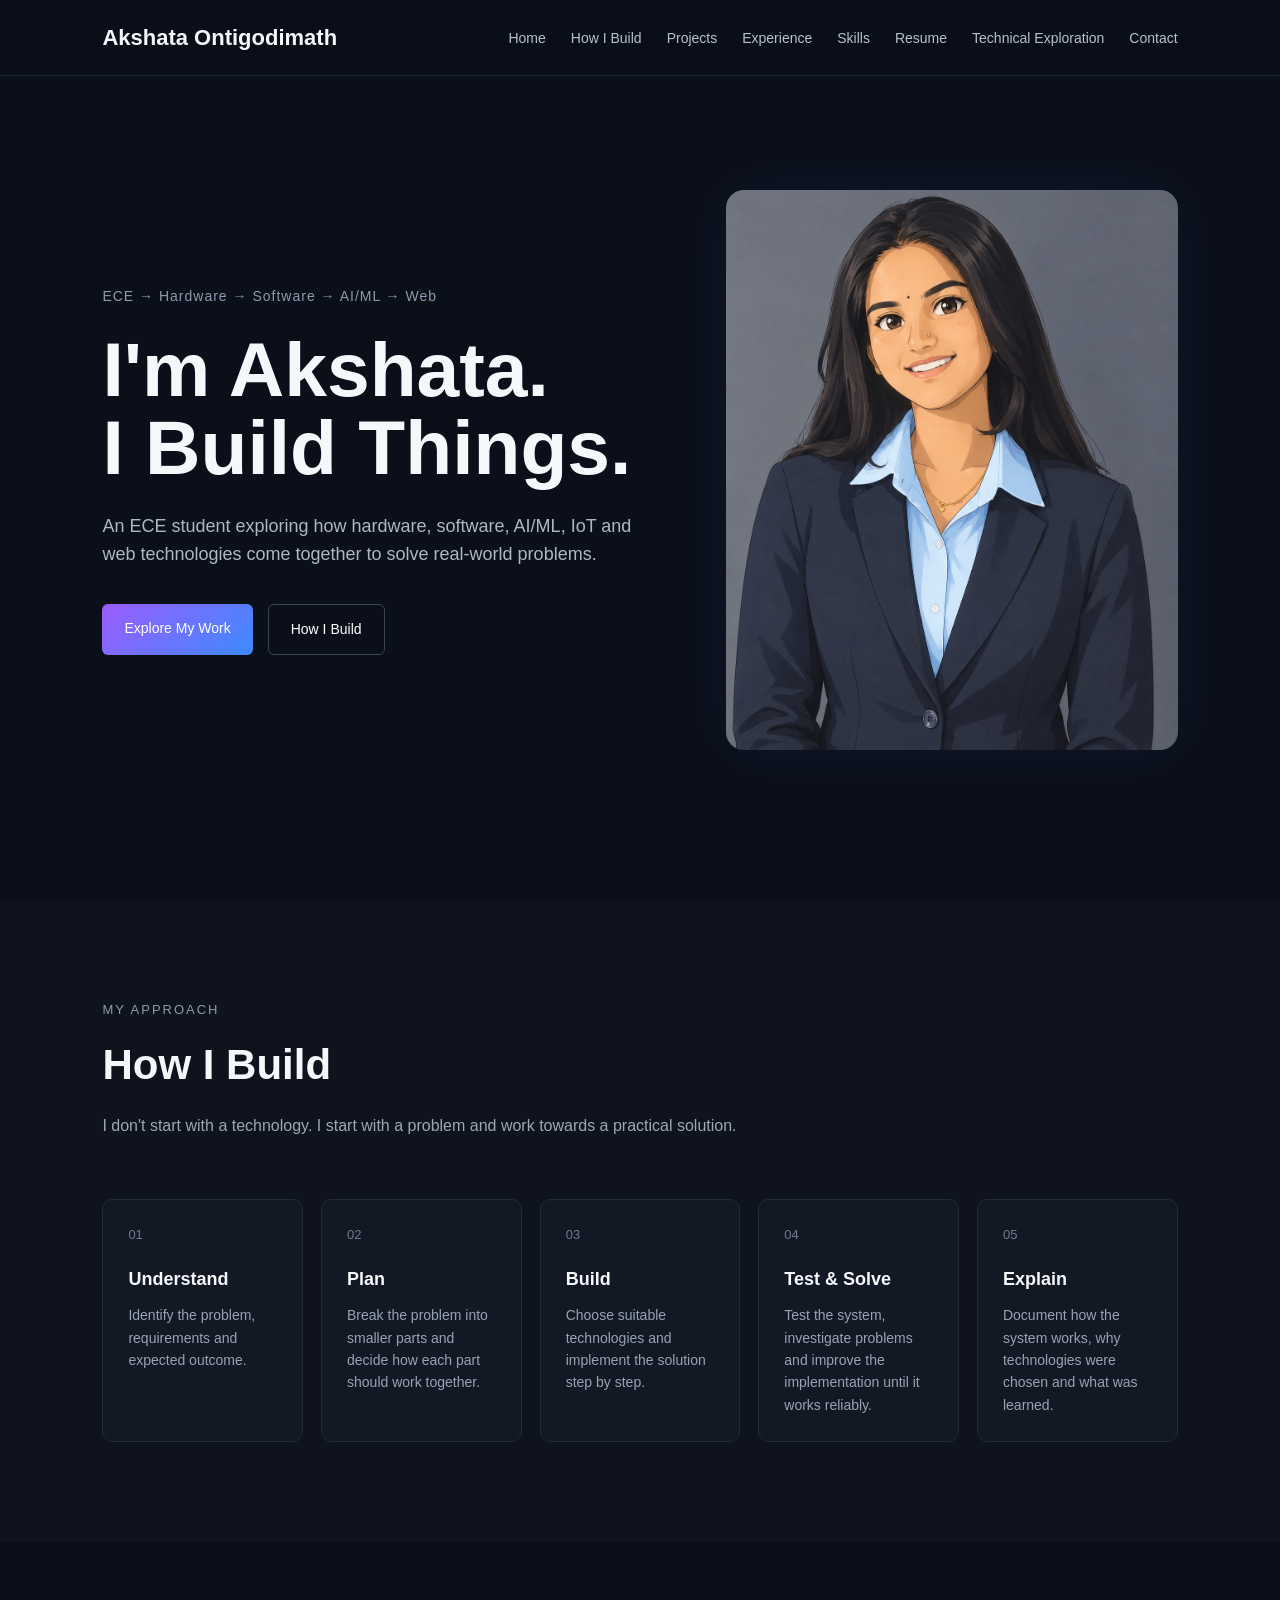
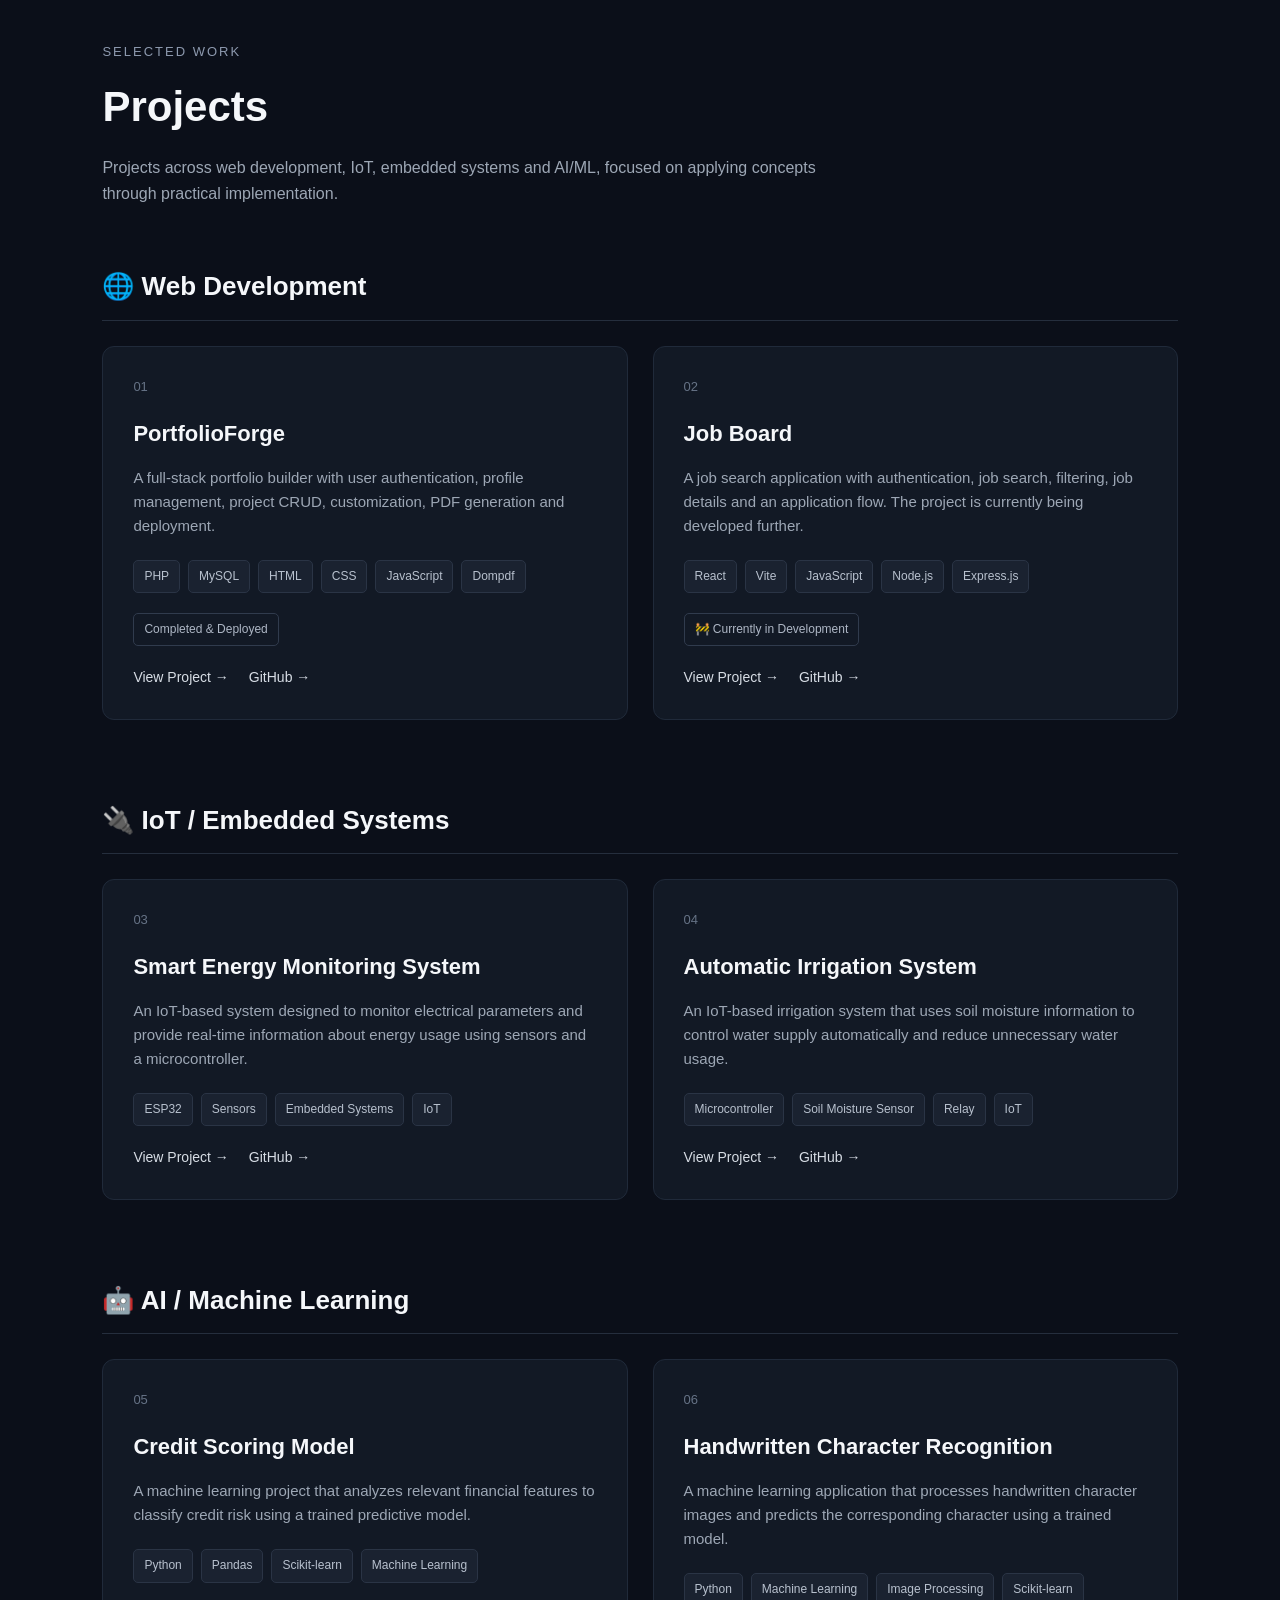
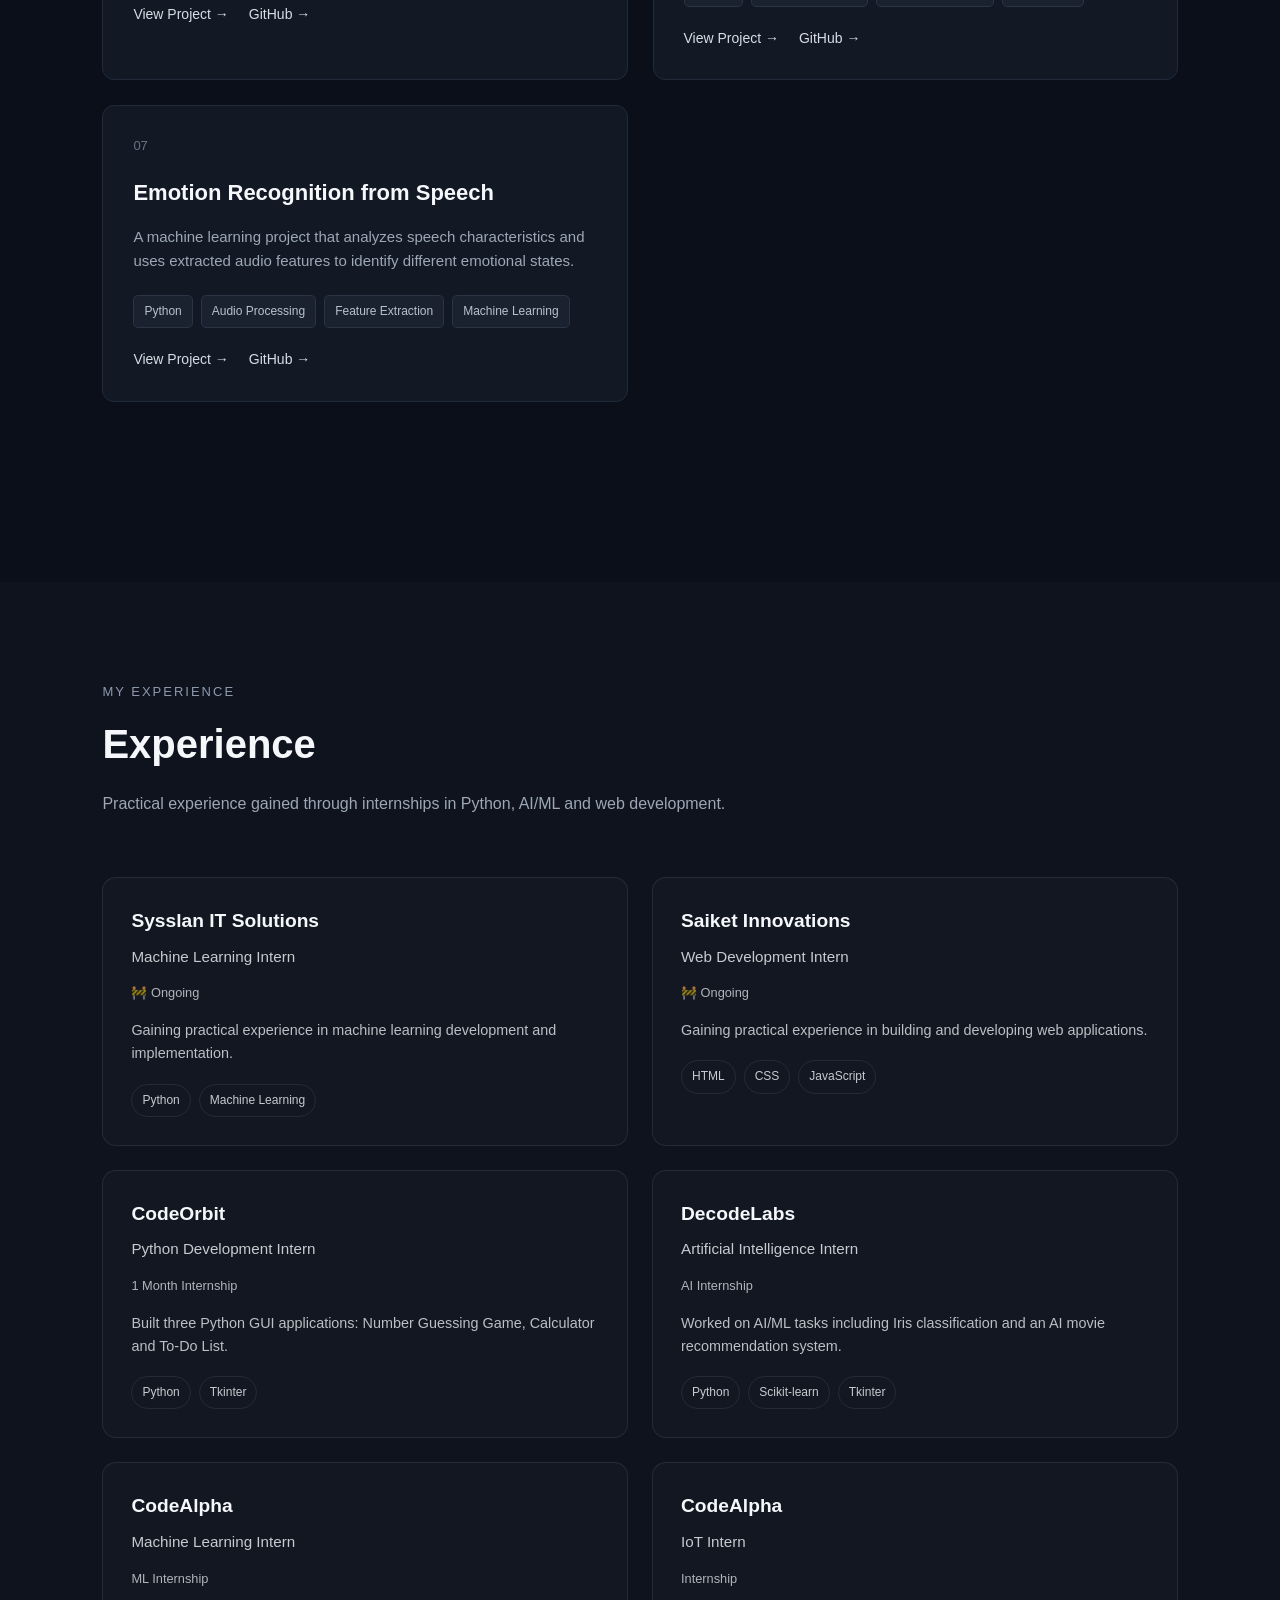
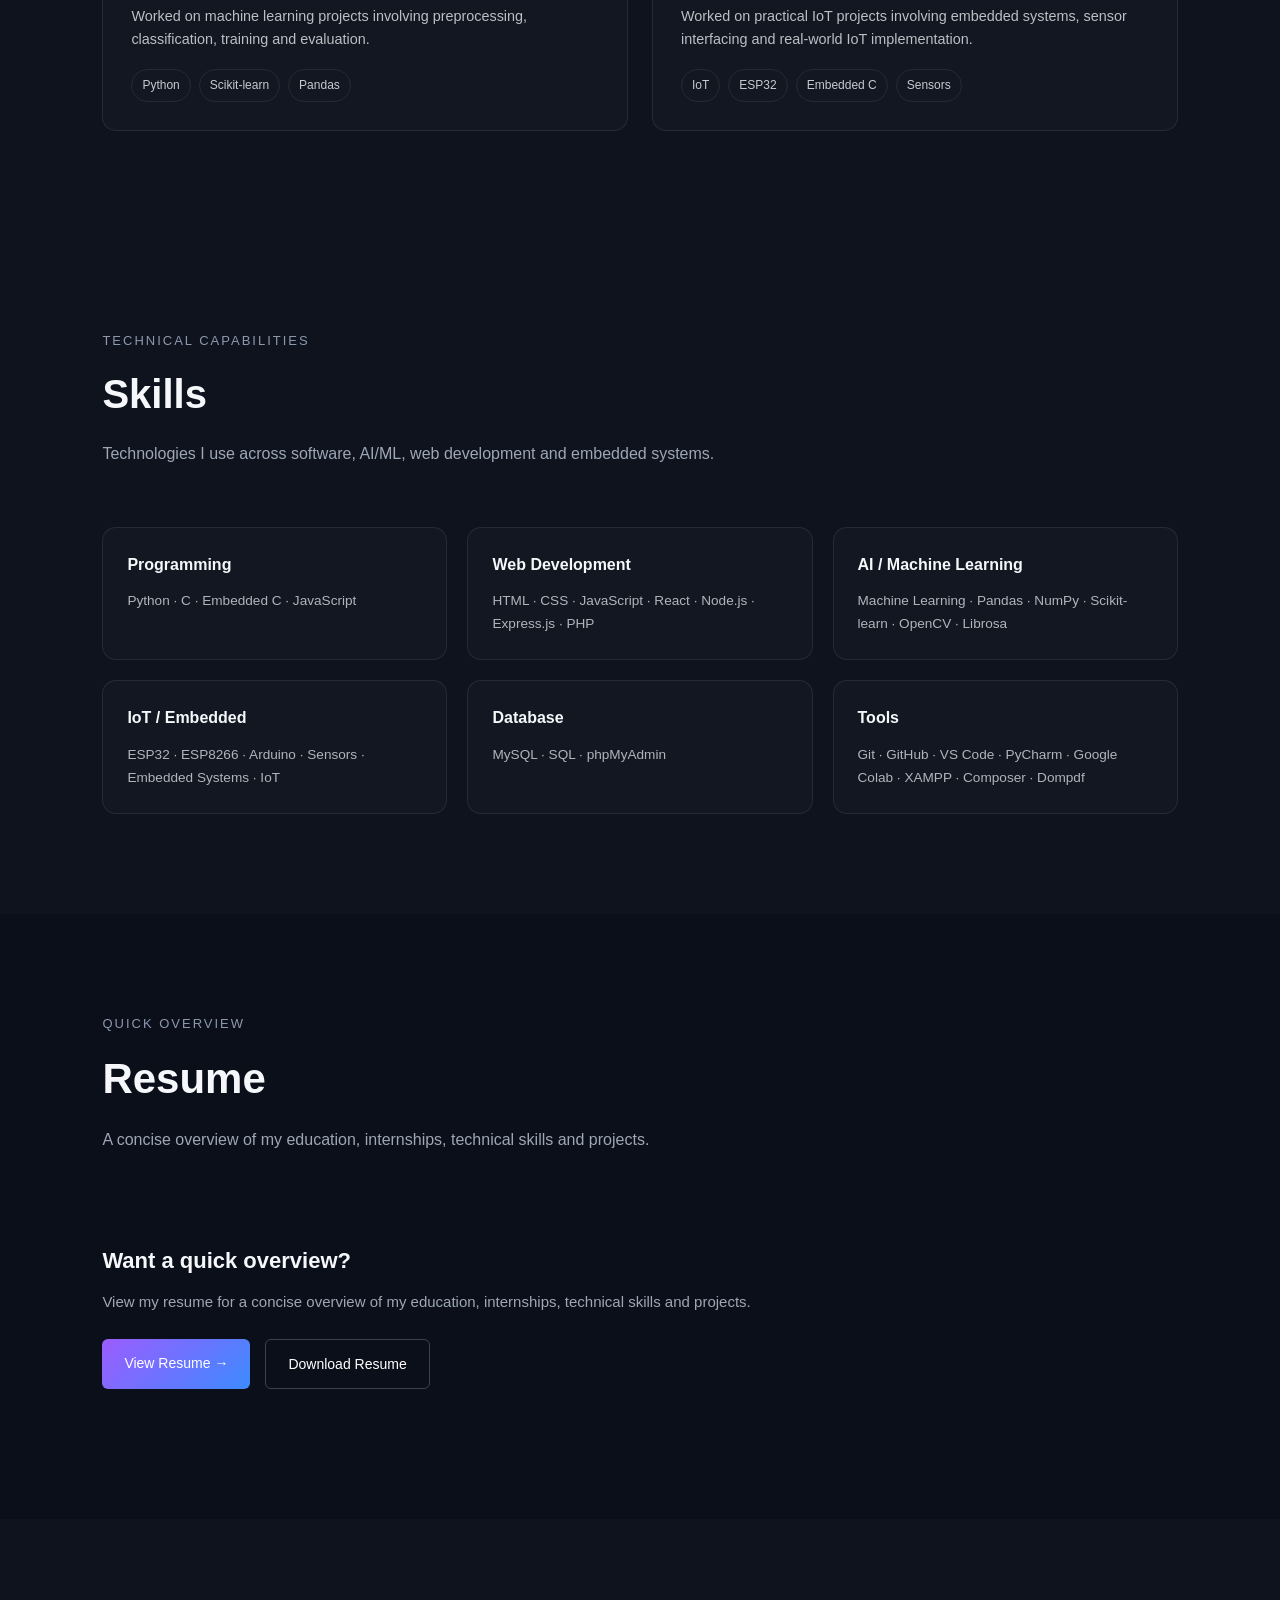
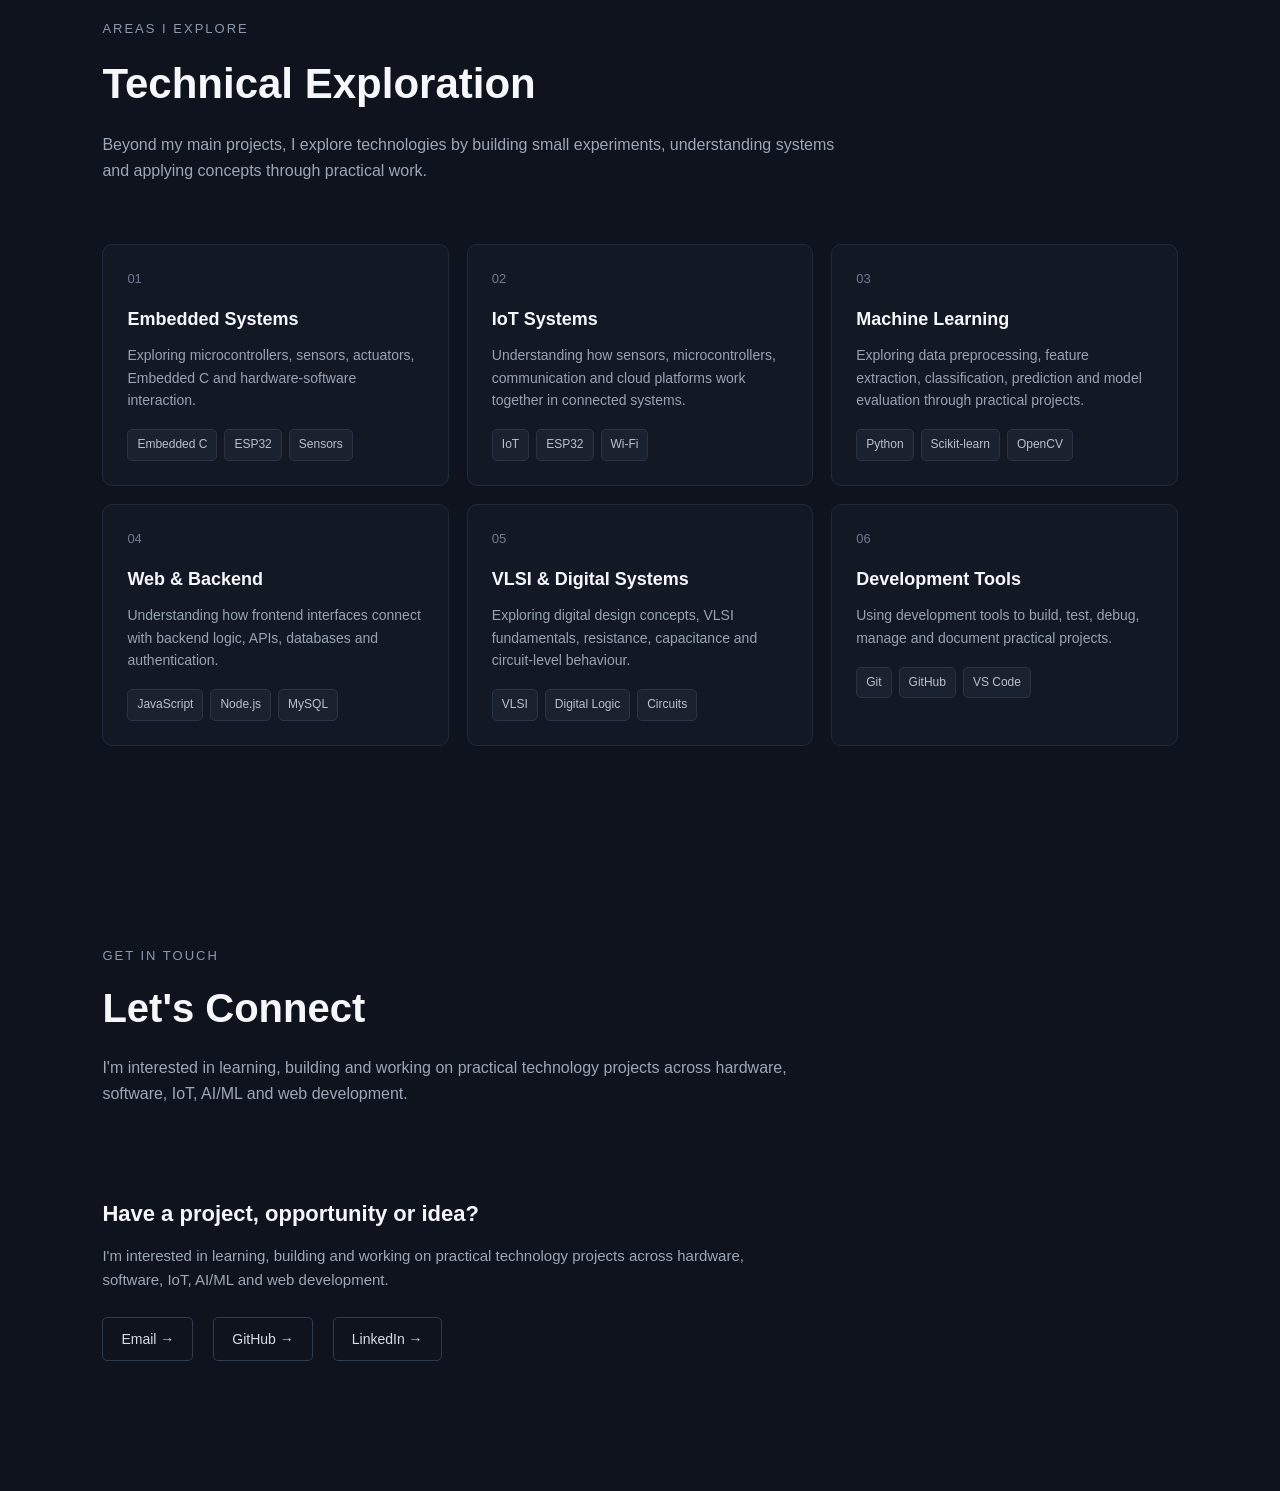
<file: index.html>
<!DOCTYPE html>
<html lang="en">

<head>
    <meta charset="UTF-8">
    <meta name="viewport" content="width=device-width, initial-scale=1.0">

    <title>Akshata Ontigodimath | Portfolio</title>

    <link rel="stylesheet" href="css/style.css">
</head>

<body>

<!-- Navigation -->
<nav class="navbar">

    <div class="logo">Akshata Ontigodimath</div>
<ul class="nav-links">
    <li><a href="#home">Home</a></li>
    <li><a href="#how-i-build">How I Build</a></li>
    <li><a href="#projects">Projects</a></li>
    <li><a href="#experience">Experience</a></li>
    <li><a href="#skills">Skills</a></li>
    <li><a href="#resume">Resume</a></li>
    <li><a href="#exploration">Technical Exploration</a></li>
    <li><a href="#contact">Contact</a></li>
</ul>

</nav>


<!-- Home Section -->
<section id="home" class="hero">

    <div class="hero-content">
      <p class="hero-label">
            ECE → Hardware → Software → AI/ML → Web
        </p>

        <h1>
            I'm Akshata.
            <br>
            I Build Things.
        </h1>

        <p class="hero-description">
            An ECE student exploring how hardware, software, AI/ML,
            IoT and web technologies come together to solve
            real-world problems.
        </p>

        <div class="hero-buttons">

            <a href="#projects" class="btn primary-btn">
                Explore My Work
            </a>

            <a href="#how-i-build" class="btn secondary-btn">
                How I Build
            </a>

        </div>

    </div>
      <div class="hero-image">
    <img src="profile.jpeg" alt="Akshata Ontigodimath">
</div>

</section>


<!-- How I Build Section -->
<section id="how-i-build" class="how-build">

    <div class="section-heading">

        <p class="section-label">MY APPROACH</p>

        <h2>How I Build</h2>

        <p>
            I don't start with a technology.
            I start with a problem and work towards a practical solution.
        </p>

    </div>


    <div class="build-process">

        <div class="process-step">
            <span>01</span>
            <h3>Understand</h3>
            <p>
                Identify the problem, requirements and expected outcome.
            </p>
        </div>

        <div class="process-step">
            <span>02</span>
            <h3>Plan</h3>
            <p>
                Break the problem into smaller parts and decide how
                each part should work together.
            </p>
        </div>

        <div class="process-step">
            <span>03</span>
            <h3>Build</h3>
            <p>
                Choose suitable technologies and implement the solution
                step by step.
            </p>
        </div>

        <div class="process-step">
            <span>04</span>
            <h3>Test & Solve</h3>
            <p>
                Test the system, investigate problems and improve the
                implementation until it works reliably.
            </p>
        </div>

        <div class="process-step">
            <span>05</span>
            <h3>Explain</h3>
            <p>
                Document how the system works, why technologies were
                chosen and what was learned.
            </p>
        </div>

    </div>

</section>


<!-- Projects Section -->
<section id="projects" class="projects-section">

    <div class="section-heading">

        <p class="section-label">SELECTED WORK</p>

        <h2>Projects</h2>

        <p>
            Projects across web development, IoT, embedded systems
            and AI/ML, focused on applying concepts through
            practical implementation.
        </p>

    </div>


    <!-- Web Development -->
    <div class="project-category">

        <h3 class="category-title">
            🌐 Web Development
        </h3>

        <div class="projects-grid">

            <!-- PortfolioForge -->
            <article class="project-card">

                <div class="project-number">01</div>

                <h3>PortfolioForge</h3>

                <p>
                    A full-stack portfolio builder with user
                    authentication, profile management, project CRUD,
                    customization, PDF generation and deployment.
                </p>

                <div class="project-tech">
                    <span>PHP</span>
                    <span>MySQL</span>
                    <span>HTML</span>
                    <span>CSS</span>
                    <span>JavaScript</span>
                    <span>Dompdf</span>
                </div>

                <div class="project-status">
                    Completed & Deployed
                </div>

                <div class="project-links">

                    <a href="portfolioforge.html" class="project-link">
                        View Project →
                    </a>

                    <a
                        href="https://github.com/AkshataOntigodimath/PortfolioForge"
                        class="project-link"
                        target="_blank"
                        rel="noopener noreferrer"
                    >
                        GitHub →
                    </a>

                </div>

            </article>


            <!-- Job Board -->
            <article class="project-card">

                <div class="project-number">02</div>

                <h3>Job Board</h3>

                <p>
                    A job search application with authentication,
                    job search, filtering, job details and an
                    application flow. The project is currently
                    being developed further.
                </p>

                <div class="project-tech">
                    <span>React</span>
                    <span>Vite</span>
                    <span>JavaScript</span>
                    <span>Node.js</span>
                    <span>Express.js</span>
                </div>

                <div class="project-status">
                    🚧 Currently in Development
                </div>

                <div class="project-links">

                    <a href="jobboard.html" class="project-link">
                        View Project →
                    </a>

                    <a href="#" class="project-link">
                        GitHub →
                    </a>

                </div>

            </article>

        </div>

    </div>


    <!-- IoT / Embedded Systems -->
    <div class="project-category">

        <h3 class="category-title">
            🔌 IoT / Embedded Systems
        </h3>

        <div class="projects-grid">

            <!-- Smart Energy Monitoring -->
            <article class="project-card">

                <div class="project-number">03</div>

                <h3>Smart Energy Monitoring System</h3>

                <p>
                    An IoT-based system designed to monitor electrical
                    parameters and provide real-time information about
                    energy usage using sensors and a microcontroller.
                </p>

                <div class="project-tech">
                    <span>ESP32</span>
                    <span>Sensors</span>
                    <span>Embedded Systems</span>
                    <span>IoT</span>
                </div>

                <div class="project-links">

                    <a href="smart-energy.html" class="project-link">
                        View Project →
                    </a>

                    <a href="#" class="project-link">
                        GitHub →
                    </a>

                </div>

            </article>


            <!-- Automatic Irrigation -->
            <article class="project-card">

                <div class="project-number">04</div>

                <h3>Automatic Irrigation System</h3>

                <p>
                    An IoT-based irrigation system that uses soil
                    moisture information to control water supply
                    automatically and reduce unnecessary water usage.
                </p>

                <div class="project-tech">
                    <span>Microcontroller</span>
                    <span>Soil Moisture Sensor</span>
                    <span>Relay</span>
                    <span>IoT</span>
                </div>

                <div class="project-links">

                    <a href="automatic-irrigation.html" class="project-link">
                        View Project →
                    </a>

                    <a
                        href="https://github.com/AkshataOntigodimath/Smart-irrigation-system"
                        class="project-link"
                        target="_blank"
                        rel="noopener noreferrer"
                    >
                        GitHub →
                    </a>

                </div>

            </article>

        </div>

    </div>


    <!-- AI / Machine Learning -->
    <div class="project-category">

        <h3 class="category-title">
            🤖 AI / Machine Learning
        </h3>

        <div class="projects-grid">

            <!-- Credit Scoring -->
            <article class="project-card">

                <div class="project-number">05</div>

                <h3>Credit Scoring Model</h3>

                <p>
                    A machine learning project that analyzes
                    relevant financial features to classify
                    credit risk using a trained predictive model.
                </p>

                <div class="project-tech">
                    <span>Python</span>
                    <span>Pandas</span>
                    <span>Scikit-learn</span>
                    <span>Machine Learning</span>
                </div>

                <div class="project-links">

                    <a href="credit-scoring.html" class="project-link">
                        View Project →
                    </a>

                    <a
                        href="https://github.com/AkshataOntigodimath/CodeAlpha_Machine_Learning_Internship/tree/main/CodeAlpha_Credit_Scoring_Model"
                        class="project-link"
                        target="_blank"
                        rel="noopener noreferrer"
                    >
                        GitHub →
                    </a>

                </div>

            </article>


            <!-- Handwritten Character Recognition -->
            <article class="project-card">

                <div class="project-number">06</div>

                <h3>Handwritten Character Recognition</h3>

                <p>
                    A machine learning application that processes
                    handwritten character images and predicts the
                    corresponding character using a trained model.
                </p>

                <div class="project-tech">
                    <span>Python</span>
                    <span>Machine Learning</span>
                    <span>Image Processing</span>
                    <span>Scikit-learn</span>
                </div>

                <div class="project-links">

                    <a href="handwritten-character.html" class="project-link">
                        View Project →
                    </a>

                    <a
                        href="https://github.com/AkshataOntigodimath/CodeAlpha_Machine_Learning_Internship/tree/main/Handwritten_Character_Recognition"
                        class="project-link"
                        target="_blank"
                        rel="noopener noreferrer"
                    >
                        GitHub →
                    </a>

                </div>

            </article>


            <!-- Emotion Recognition -->
            <article class="project-card">

                <div class="project-number">07</div>

                <h3>Emotion Recognition from Speech</h3>

                <p>
                    A machine learning project that analyzes speech
                    characteristics and uses extracted audio features
                    to identify different emotional states.
                </p>

                <div class="project-tech">
                    <span>Python</span>
                    <span>Audio Processing</span>
                    <span>Feature Extraction</span>
                    <span>Machine Learning</span>
                </div>

                <div class="project-links">

                    <a href="emotion-recognition.html" class="project-link">
                        View Project →
                    </a>

                    <a
                        href="https://github.com/AkshataOntigodimath/CodeAlpha_Machine_Learning_Internship/tree/main/Emotion-Recognition-from-Speech"
                        class="project-link"
                        target="_blank"
                        rel="noopener noreferrer"
                    >
                        GitHub →
                    </a>

                </div>

            </article>

        </div>

    </div>

</section>


<!-- Experience Section -->
<section id="experience" class="experience-section">

    <div class="section-heading">

        <p class="section-label">MY EXPERIENCE</p>

        <h2>Experience</h2>

        <p>
            Practical experience gained through internships in
            Python, AI/ML and web development.
        </p>

    </div>


    <div class="experience-grid">

        <article class="experience-card">

            <h3>Sysslan IT Solutions</h3>

            <p class="experience-role">
                Machine Learning Intern
            </p>

            <span class="experience-status">
                🚧 Ongoing
            </span>

            <p class="experience-description">
                Gaining practical experience in machine learning
                development and implementation.
            </p>

            <div class="experience-tech">
                <span>Python</span>
                <span>Machine Learning</span>
            </div>

        </article>


        <article class="experience-card">

            <h3>Saiket Innovations</h3>

            <p class="experience-role">
                Web Development Intern
            </p>

            <span class="experience-status">
                🚧 Ongoing
            </span>

            <p class="experience-description">
                Gaining practical experience in building and
                developing web applications.
            </p>

            <div class="experience-tech">
                <span>HTML</span>
                <span>CSS</span>
                <span>JavaScript</span>
            </div>

        </article>


        <article class="experience-card">

            <h3>CodeOrbit</h3>

            <p class="experience-role">
                Python Development Intern
            </p>

            <span class="experience-duration">
                1 Month Internship
            </span>

            <p class="experience-description">
                Built three Python GUI applications:
                Number Guessing Game, Calculator and To-Do List.
            </p>

            <div class="experience-tech">
                <span>Python</span>
                <span>Tkinter</span>
            </div>

        </article>


        <article class="experience-card">

            <h3>DecodeLabs</h3>

            <p class="experience-role">
                Artificial Intelligence Intern
            </p>

            <span class="experience-duration">
                AI Internship
            </span>

            <p class="experience-description">
                Worked on AI/ML tasks including Iris classification
                and an AI movie recommendation system.
            </p>

            <div class="experience-tech">
                <span>Python</span>
                <span>Scikit-learn</span>
                <span>Tkinter</span>
            </div>

        </article>


        <article class="experience-card">

            <h3>CodeAlpha</h3>

            <p class="experience-role">
                Machine Learning Intern
            </p>

            <span class="experience-duration">
                ML Internship
            </span>

            <p class="experience-description">
                Worked on machine learning projects involving
                preprocessing, classification, training and evaluation.
            </p>

            <div class="experience-tech">
                <span>Python</span>
                <span>Scikit-learn</span>
                <span>Pandas</span>
            </div>

        </article>


        <article class="experience-card">

            <h3>CodeAlpha</h3>

            <p class="experience-role">
                IoT Intern
            </p>

            <span class="experience-duration">
                Internship
            </span>

            <p class="experience-description">
                Worked on practical IoT projects involving embedded
                systems, sensor interfacing and real-world IoT implementation.
            </p>

            <div class="experience-tech">
                <span>IoT</span>
                <span>ESP32</span>
                <span>Embedded C</span>
                <span>Sensors</span>
            </div>

        </article>

    </div>

</section>


<!-- Skills Section -->
<section id="skills" class="skills-section">

    <div class="section-heading">

        <p class="section-label">TECHNICAL CAPABILITIES</p>

        <h2>Skills</h2>

        <p>
            Technologies I use across software, AI/ML,
            web development and embedded systems.
        </p>

    </div>


    <div class="skills-grid">

        <div class="skill-category">

            <h3>Programming</h3>

            <p>
                Python · C · Embedded C · JavaScript
            </p>

        </div>


        <div class="skill-category">

            <h3>Web Development</h3>

            <p>
                HTML · CSS · JavaScript · React · Node.js ·
                Express.js · PHP
            </p>

        </div>


        <div class="skill-category">

            <h3>AI / Machine Learning</h3>

            <p>
                Machine Learning · Pandas · NumPy ·
                Scikit-learn · OpenCV · Librosa
            </p>

        </div>


        <div class="skill-category">

            <h3>IoT / Embedded</h3>

            <p>
                ESP32 · ESP8266 · Arduino · Sensors ·
                Embedded Systems · IoT
            </p>

        </div>


        <div class="skill-category">

            <h3>Database</h3>

            <p>
                MySQL · SQL · phpMyAdmin
            </p>

        </div>


        <div class="skill-category">

            <h3>Tools</h3>

            <p>
                Git · GitHub · VS Code · PyCharm ·
                Google Colab · XAMPP · Composer · Dompdf
            </p>

        </div>

    </div>

</section>

<!-- Resume Section -->
<section id="resume" class="resume-section">

    <div class="section-heading">

        <p class="section-label">QUICK OVERVIEW</p>

        <h2>Resume</h2>

        <p>
            A concise overview of my education, internships,
            technical skills and projects.
        </p>

    </div>


    <div class="resume-content">

        <h3>Want a quick overview?</h3>

        <p>
            View my resume for a concise overview of my education,
            internships, technical skills and projects.
        </p>

        <div class="resume-buttons">

            <a href="resume.pdf"
               class="btn primary-btn"
               target="_blank">
                View Resume →
            </a>

            <a href="resume.pdf"
               class="btn secondary-btn"
               download>
                Download Resume
            </a>

        </div>

    </div>

</section>


<!-- Technical Exploration Section -->
<section id="exploration" class="exploration-section">

    <div class="section-heading">

        <p class="section-label">AREAS I EXPLORE</p>

        <h2>Technical Exploration</h2>

        <p>
            Beyond my main projects, I explore technologies by building
            small experiments, understanding systems and applying concepts
            through practical work.
        </p>

    </div>


    <div class="exploration-grid">

        <article class="exploration-card">

            <span class="exploration-number">01</span>

            <h3>Embedded Systems</h3>

            <p>
                Exploring microcontrollers, sensors, actuators,
                Embedded C and hardware-software interaction.
            </p>

            <div class="exploration-tech">
                <span>Embedded C</span>
                <span>ESP32</span>
                <span>Sensors</span>
            </div>

        </article>


        <article class="exploration-card">

            <span class="exploration-number">02</span>

            <h3>IoT Systems</h3>

            <p>
                Understanding how sensors, microcontrollers,
                communication and cloud platforms work together
                in connected systems.
            </p>

            <div class="exploration-tech">
                <span>IoT</span>
                <span>ESP32</span>
                <span>Wi-Fi</span>
            </div>

        </article>


        <article class="exploration-card">

            <span class="exploration-number">03</span>

            <h3>Machine Learning</h3>

            <p>
                Exploring data preprocessing, feature extraction,
                classification, prediction and model evaluation
                through practical projects.
            </p>

            <div class="exploration-tech">
                <span>Python</span>
                <span>Scikit-learn</span>
                <span>OpenCV</span>
            </div>

        </article>


        <article class="exploration-card">

            <span class="exploration-number">04</span>

            <h3>Web & Backend</h3>

            <p>
                Understanding how frontend interfaces connect with
                backend logic, APIs, databases and authentication.
            </p>

            <div class="exploration-tech">
                <span>JavaScript</span>
                <span>Node.js</span>
                <span>MySQL</span>
            </div>

        </article>


        <article class="exploration-card">

            <span class="exploration-number">05</span>

            <h3>VLSI & Digital Systems</h3>

            <p>
                Exploring digital design concepts, VLSI fundamentals,
                resistance, capacitance and circuit-level behaviour.
            </p>

            <div class="exploration-tech">
                <span>VLSI</span>
                <span>Digital Logic</span>
                <span>Circuits</span>
            </div>

        </article>


        <article class="exploration-card">

            <span class="exploration-number">06</span>

            <h3>Development Tools</h3>

            <p>
                Using development tools to build, test, debug,
                manage and document practical projects.
            </p>

            <div class="exploration-tech">
                <span>Git</span>
                <span>GitHub</span>
                <span>VS Code</span>
            </div>

        </article>

    </div>

</section>


<!-- Contact Section -->
<section id="contact" class="contact-section">

    <div class="section-heading">

        <p class="section-label">GET IN TOUCH</p>

        <h2>Let's Connect</h2>

        <p>
            I'm interested in learning, building and working on
            practical technology projects across hardware,
            software, IoT, AI/ML and web development.
        </p>

    </div>


    <div class="contact-content">

        <h3>Have a project, opportunity or idea?</h3>

        <p>
            I'm interested in learning, building and working on
            practical technology projects across hardware,
            software, IoT, AI/ML and web development.
        </p>

        <div class="contact-links">

            <a href="mailto:akshataontigodimath00@gmail.com"
               class="contact-link">
                Email →
            </a>

            <a href="https://github.com/AkshataOntigodimath"
               class="contact-link"
               target="_blank"
               rel="noopener noreferrer">
                GitHub →
            </a>

            <a href="https://www.linkedin.com/in/akshata-ontigodimath-468511424"
               class="contact-link"
               target="_blank"
               rel="noopener noreferrer">
                LinkedIn →
            </a>

        </div>

    </div>

</section>


</body>

</html>
</file>
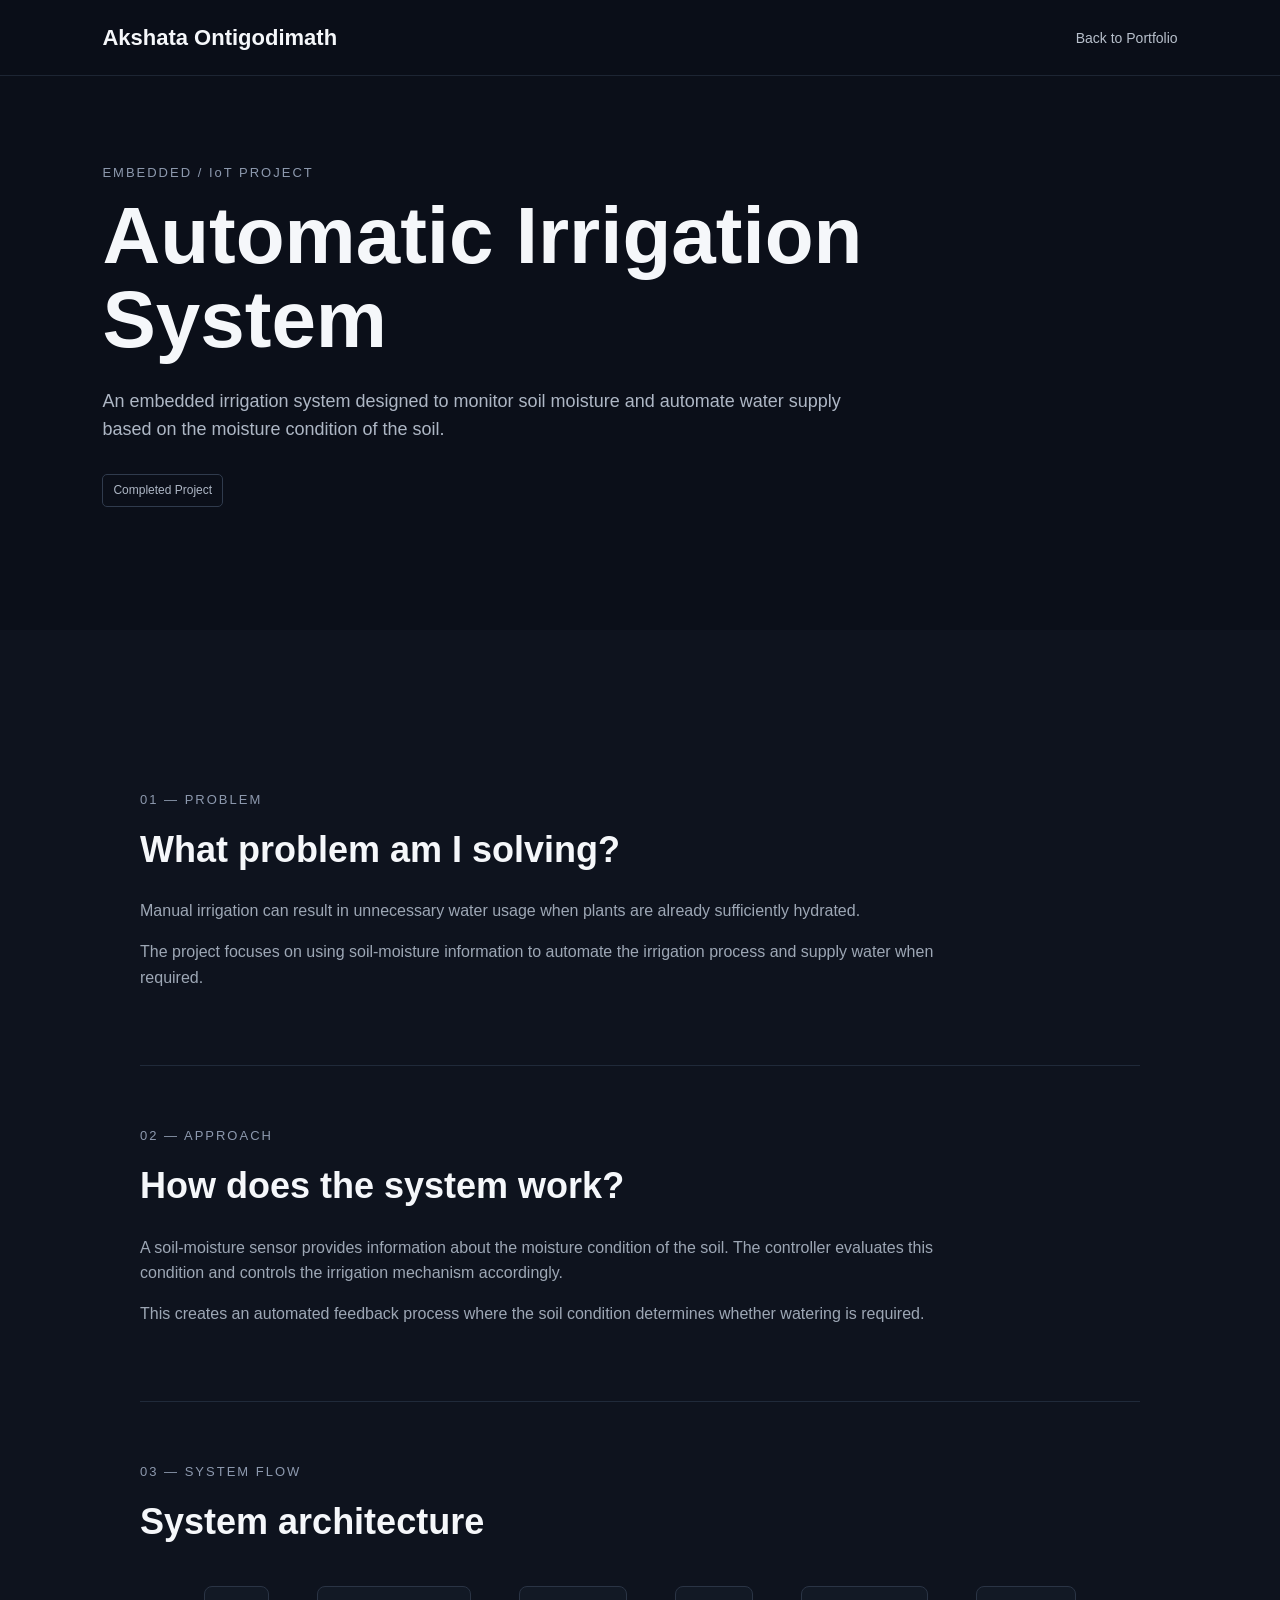
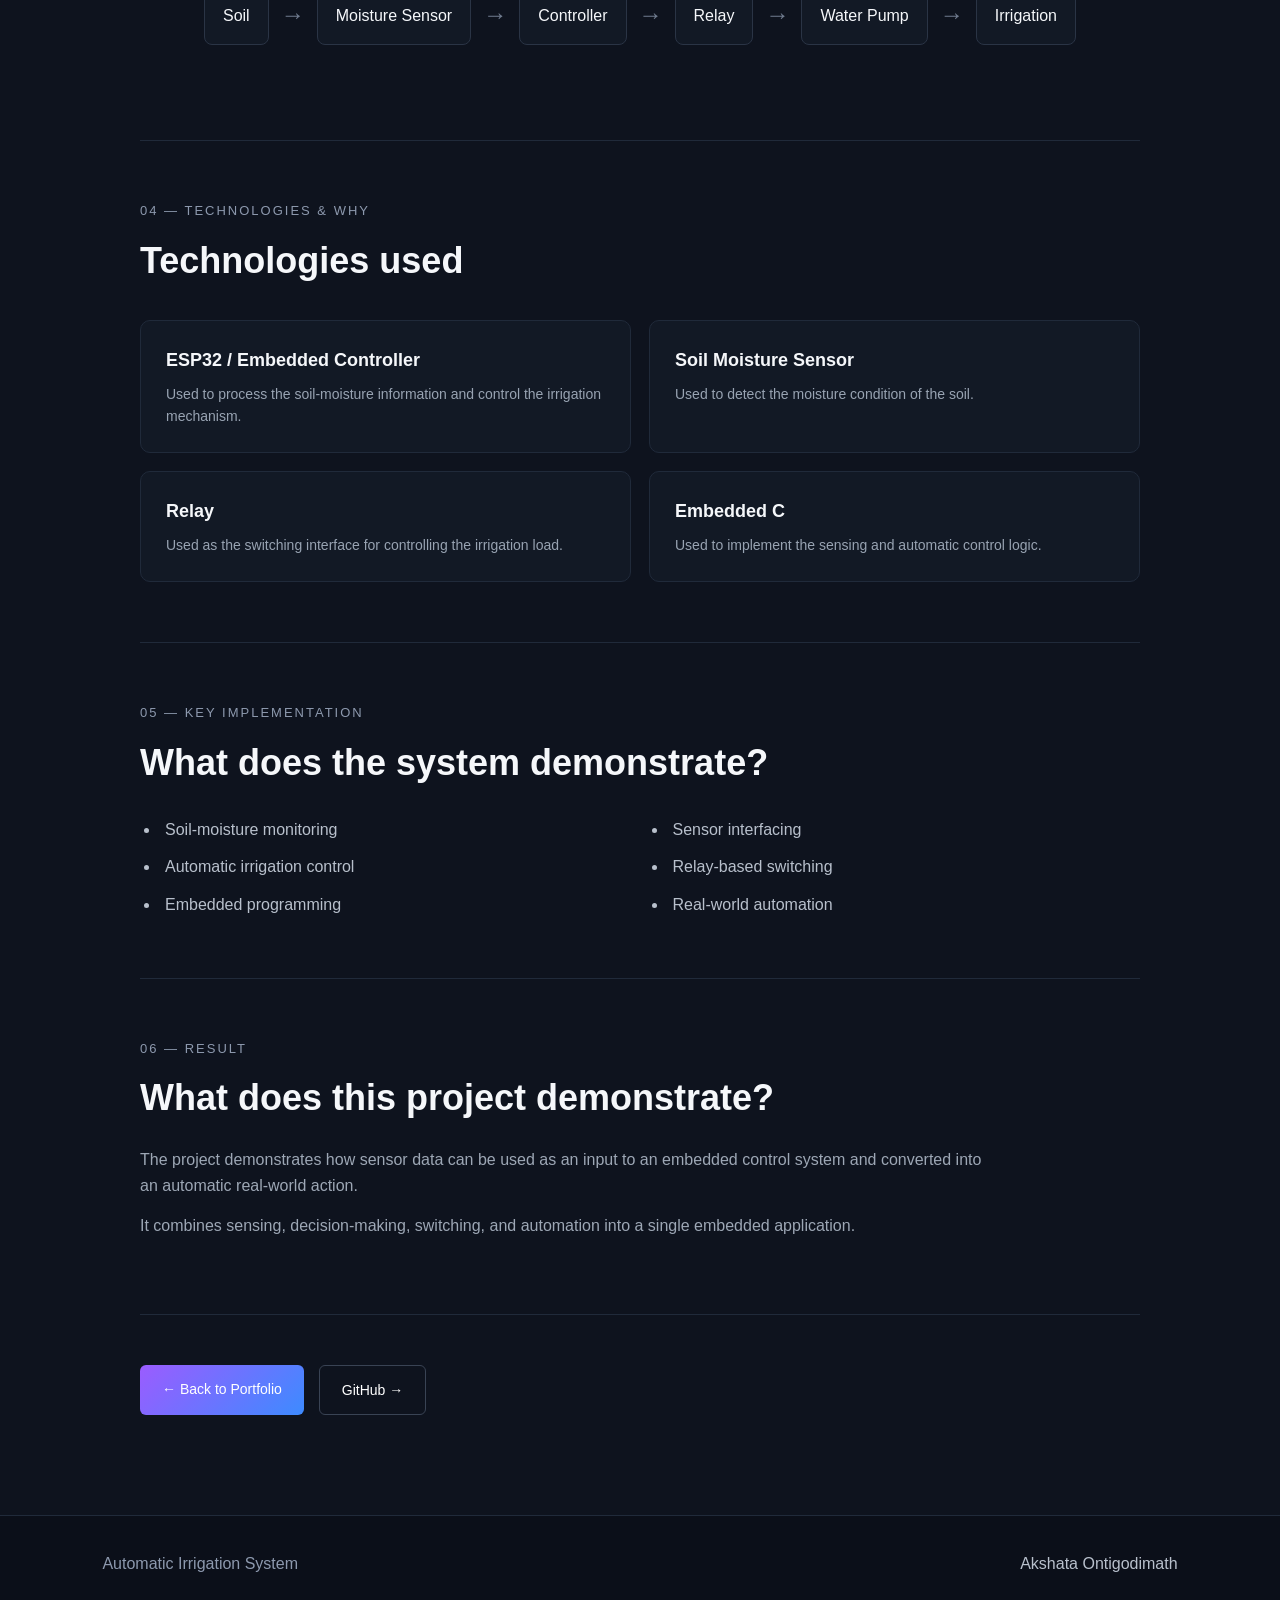
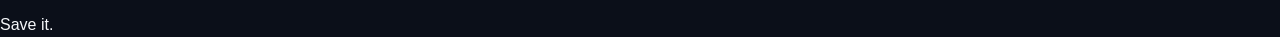
<file: automatic-irrigation.html>
<!DOCTYPE html>
<html lang="en">

<head>
    <meta charset="UTF-8">
    <meta name="viewport" content="width=device-width, initial-scale=1.0">

    <title>Automatic Irrigation System | Akshata Ontigodimath</title>

    <link rel="stylesheet" href="css/style.css">
</head>

<body>

<nav class="navbar">

    <div class="logo">Akshata Ontigodimath</div>

    <ul class="nav-links">
        <li><a href="index.html">Back to Portfolio</a></li>
    </ul>

</nav>


<section class="project-detail-hero">

    <div class="project-detail-content">

        <p class="section-label">EMBEDDED / IoT PROJECT</p>

        <h1>Automatic Irrigation System</h1>

        <p class="project-detail-intro">
            An embedded irrigation system designed to monitor soil moisture
            and automate water supply based on the moisture condition of the soil.
        </p>

        <span class="project-status">
            Completed Project
        </span>

    </div>

</section>


<section class="project-detail-section">

    <div class="detail-container">

        <div class="detail-block">

            <p class="section-label">01 — PROBLEM</p>

            <h2>What problem am I solving?</h2>

            <p>
                Manual irrigation can result in unnecessary water usage when
                plants are already sufficiently hydrated.
            </p>

            <p>
                The project focuses on using soil-moisture information to
                automate the irrigation process and supply water when required.
            </p>

        </div>


        <div class="detail-block">

            <p class="section-label">02 — APPROACH</p>

            <h2>How does the system work?</h2>

            <p>
                A soil-moisture sensor provides information about the moisture
                condition of the soil. The controller evaluates this condition
                and controls the irrigation mechanism accordingly.
            </p>

            <p>
                This creates an automated feedback process where the soil
                condition determines whether watering is required.
            </p>

        </div>


        <div class="detail-block">

            <p class="section-label">03 — SYSTEM FLOW</p>

            <h2>System architecture</h2>

            <div class="architecture-flow">

                <div class="architecture-box">
                    Soil
                </div>

                <span>→</span>

                <div class="architecture-box">
                    Moisture Sensor
                </div>

                <span>→</span>

                <div class="architecture-box">
                    Controller
                </div>

                <span>→</span>

                <div class="architecture-box">
                    Relay
                </div>

                <span>→</span>

                <div class="architecture-box">
                    Water Pump
                </div>

                <span>→</span>

                <div class="architecture-box">
                    Irrigation
                </div>

            </div>

        </div>


        <div class="detail-block">

            <p class="section-label">04 — TECHNOLOGIES & WHY</p>

            <h2>Technologies used</h2>

            <div class="technology-list">

                <div class="technology-item">

                    <h3>ESP32 / Embedded Controller</h3>

                    <p>
                        Used to process the soil-moisture information and
                        control the irrigation mechanism.
                    </p>

                </div>

                <div class="technology-item">

                    <h3>Soil Moisture Sensor</h3>

                    <p>
                        Used to detect the moisture condition of the soil.
                    </p>

                </div>

                <div class="technology-item">

                    <h3>Relay</h3>

                    <p>
                        Used as the switching interface for controlling the
                        irrigation load.
                    </p>

                </div>

                <div class="technology-item">

                    <h3>Embedded C</h3>

                    <p>
                        Used to implement the sensing and automatic control
                        logic.
                    </p>

                </div>

            </div>

        </div>


        <div class="detail-block">

            <p class="section-label">05 — KEY IMPLEMENTATION</p>

            <h2>What does the system demonstrate?</h2>

            <ul class="feature-list">

                <li>Soil-moisture monitoring</li>

                <li>Sensor interfacing</li>

                <li>Automatic irrigation control</li>

                <li>Relay-based switching</li>

                <li>Embedded programming</li>

                <li>Real-world automation</li>

            </ul>

        </div>


        <div class="detail-block">

            <p class="section-label">06 — RESULT</p>

            <h2>What does this project demonstrate?</h2>

            <p>
                The project demonstrates how sensor data can be used as an
                input to an embedded control system and converted into an
                automatic real-world action.
            </p>

            <p>
                It combines sensing, decision-making, switching, and
                automation into a single embedded application.
            </p>

        </div>


        <div class="project-detail-links">

            <a href="index.html" class="btn primary-btn">
                ← Back to Portfolio
            </a>

            <a
                href="https://github.com/AkshataOntigodimath/Smart-irrigation-system"
                class="btn secondary-btn"
                target="_blank"
                rel="noopener noreferrer">
                GitHub →
            </a>

        </div>

    </div>

</section>


<footer class="project-footer">

    <span>Automatic Irrigation System</span>

    <a href="index.html">
        Akshata Ontigodimath
    </a>

</footer>

</body>

</html>Save it.
</file>
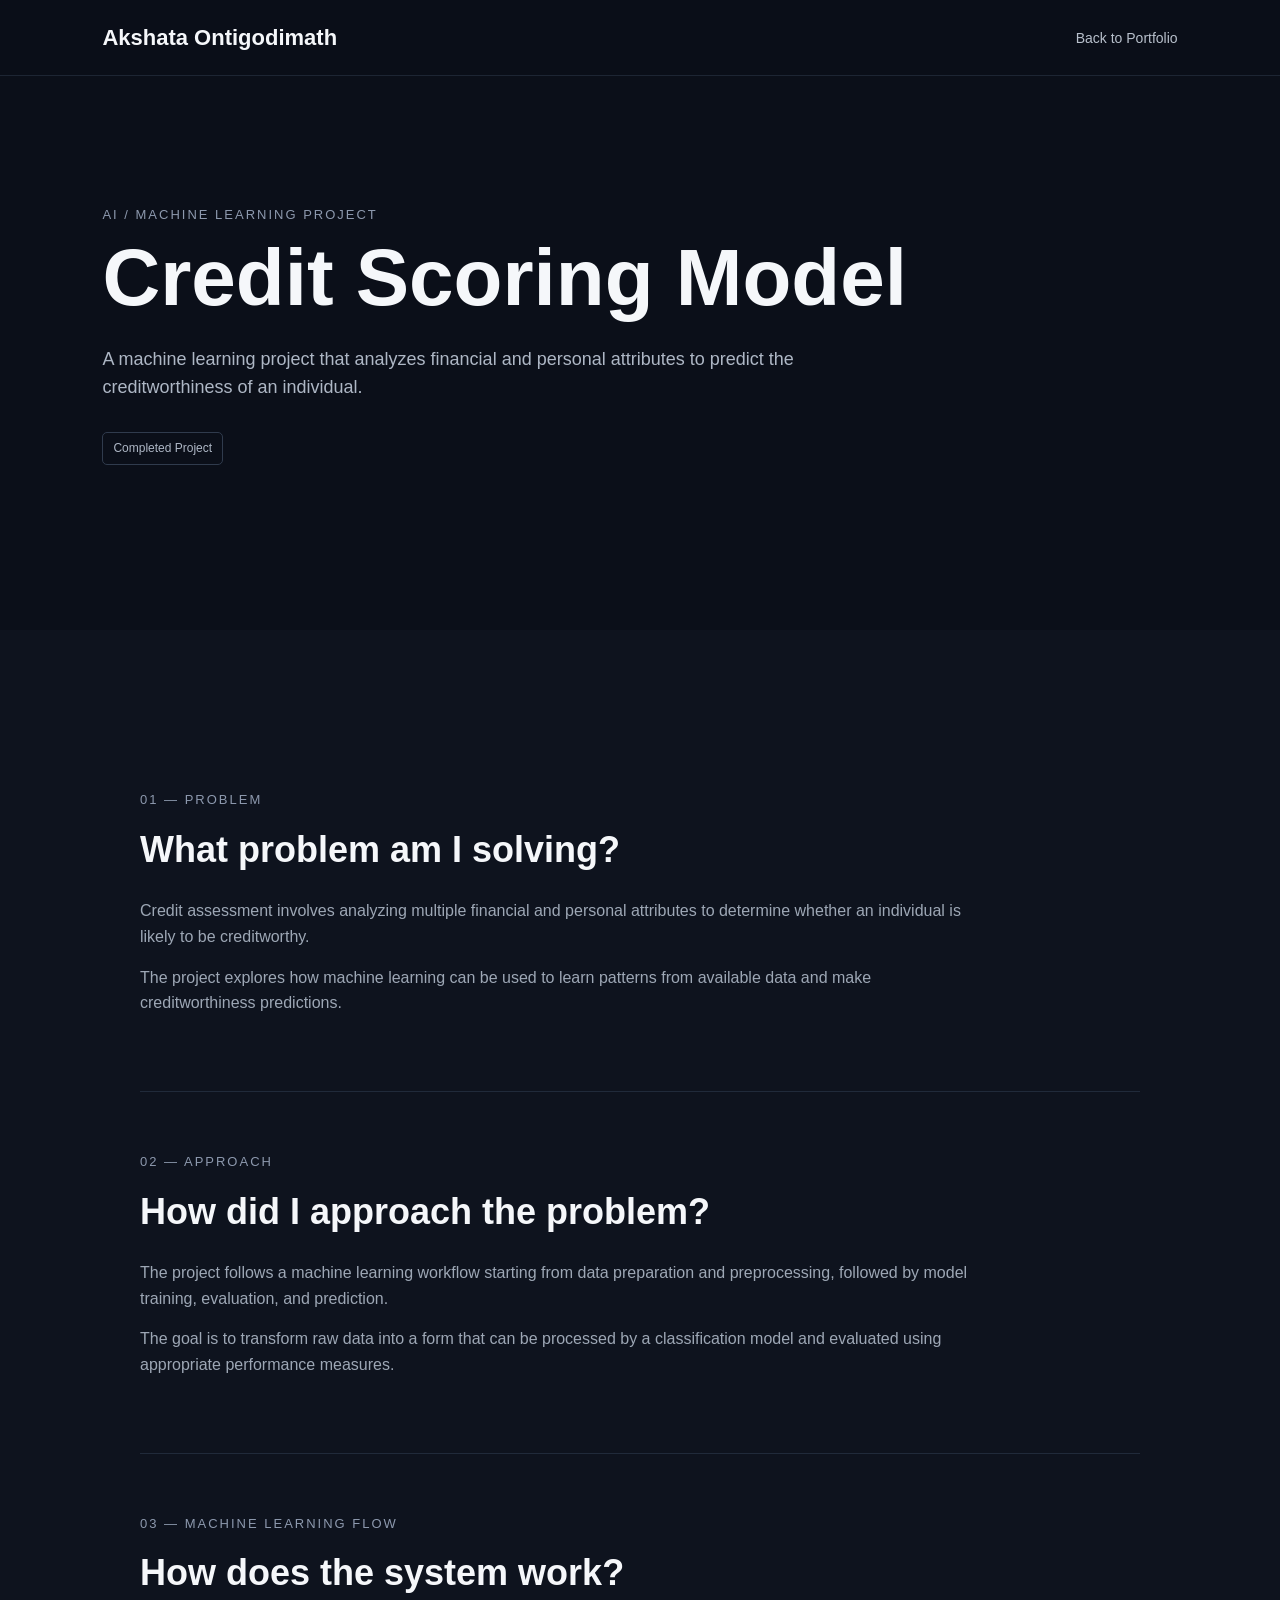
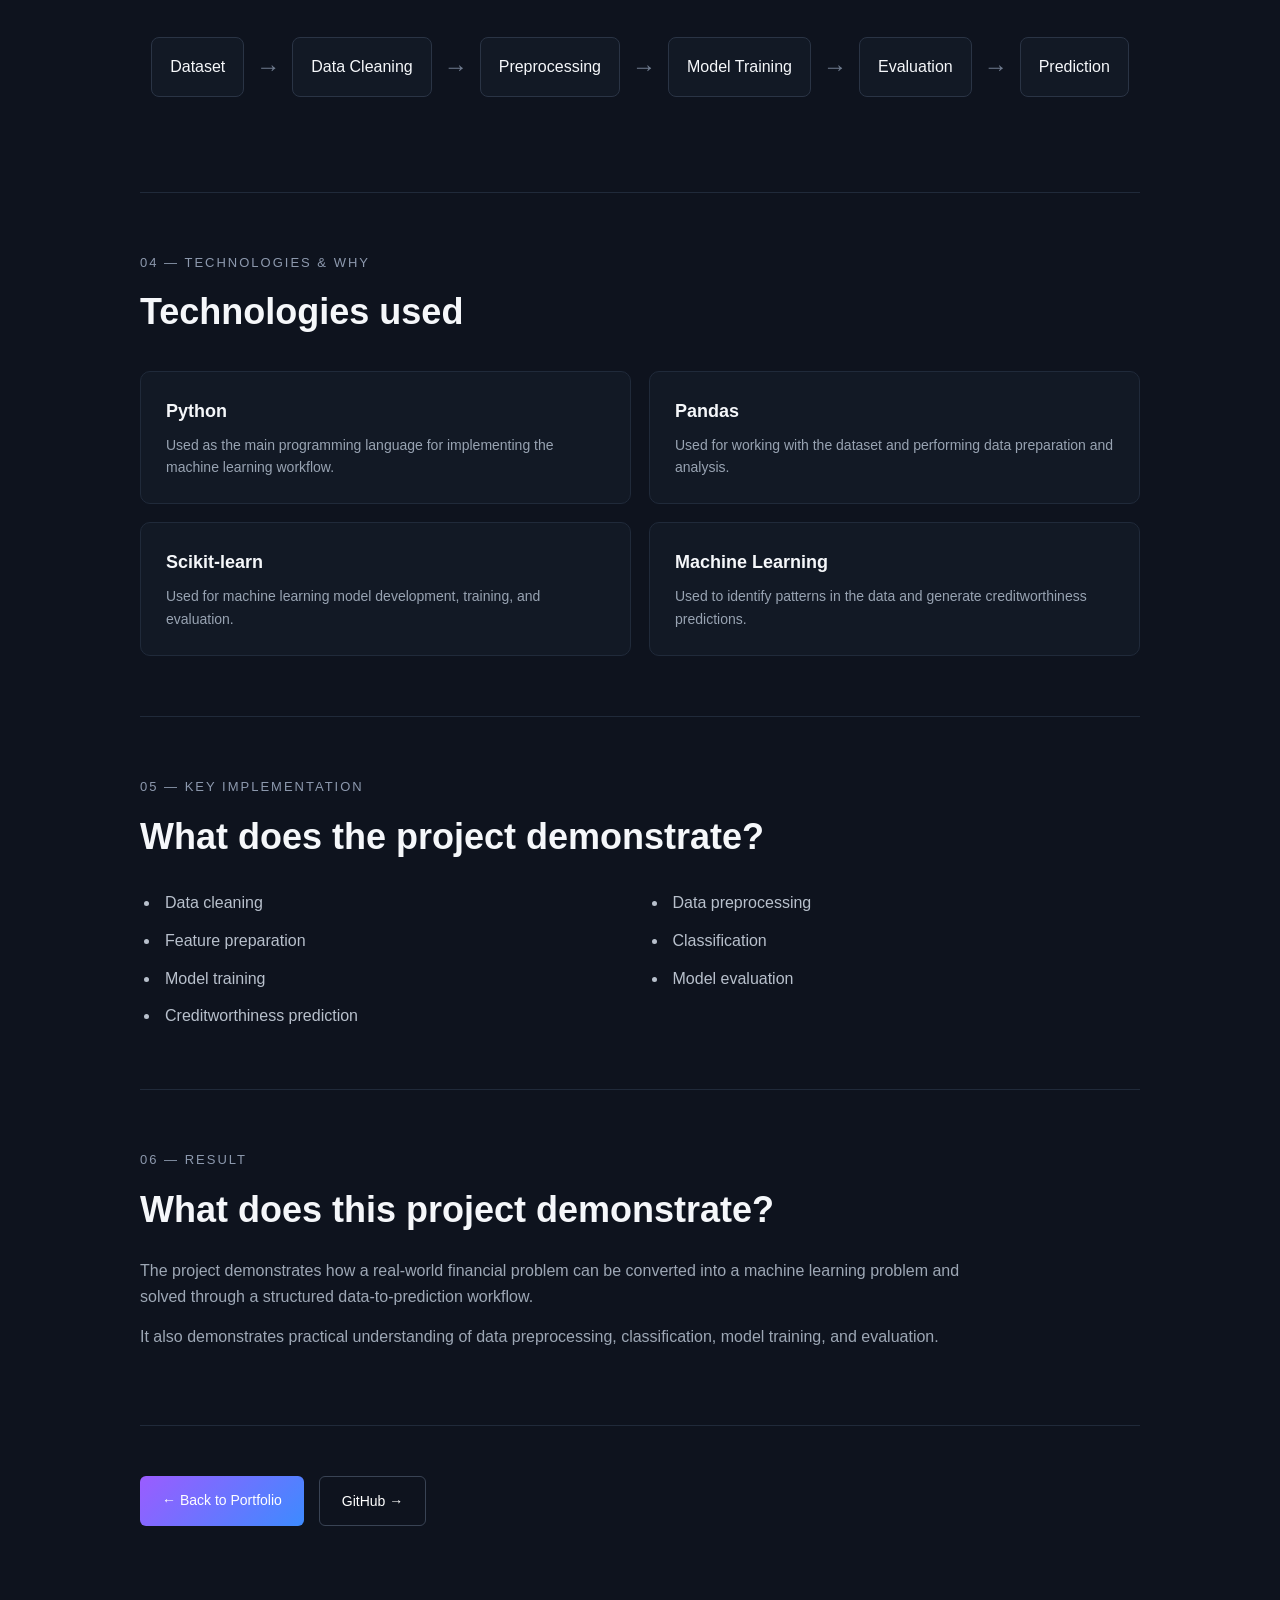
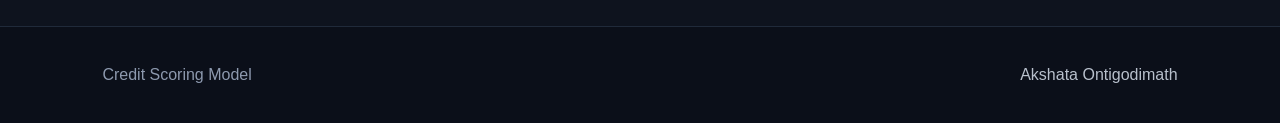
<file: credit-scoring.html>
<!DOCTYPE html>
<html lang="en">

<head>
    <meta charset="UTF-8">
    <meta name="viewport" content="width=device-width, initial-scale=1.0">

    <title>Credit Scoring Model | Akshata Ontigodimath</title>

    <link rel="stylesheet" href="css/style.css">
</head>

<body>

<nav class="navbar">

    <div class="logo">Akshata Ontigodimath</div>

    <ul class="nav-links">
        <li><a href="index.html">Back to Portfolio</a></li>
    </ul>

</nav>


<section class="project-detail-hero">

    <div class="project-detail-content">

        <p class="section-label">AI / MACHINE LEARNING PROJECT</p>

        <h1>Credit Scoring Model</h1>

        <p class="project-detail-intro">
            A machine learning project that analyzes financial and personal
            attributes to predict the creditworthiness of an individual.
        </p>

        <span class="project-status">
            Completed Project
        </span>

    </div>

</section>


<section class="project-detail-section">

    <div class="detail-container">


        <div class="detail-block">

            <p class="section-label">01 — PROBLEM</p>

            <h2>What problem am I solving?</h2>

            <p>
                Credit assessment involves analyzing multiple financial and
                personal attributes to determine whether an individual is
                likely to be creditworthy.
            </p>

            <p>
                The project explores how machine learning can be used to
                learn patterns from available data and make creditworthiness
                predictions.
            </p>

        </div>


        <div class="detail-block">

            <p class="section-label">02 — APPROACH</p>

            <h2>How did I approach the problem?</h2>

            <p>
                The project follows a machine learning workflow starting from
                data preparation and preprocessing, followed by model
                training, evaluation, and prediction.
            </p>

            <p>
                The goal is to transform raw data into a form that can be
                processed by a classification model and evaluated using
                appropriate performance measures.
            </p>

        </div>


        <div class="detail-block">

            <p class="section-label">03 — MACHINE LEARNING FLOW</p>

            <h2>How does the system work?</h2>

            <div class="architecture-flow">

                <div class="architecture-box">
                    Dataset
                </div>

                <span>→</span>

                <div class="architecture-box">
                    Data Cleaning
                </div>

                <span>→</span>

                <div class="architecture-box">
                    Preprocessing
                </div>

                <span>→</span>

                <div class="architecture-box">
                    Model Training
                </div>

                <span>→</span>

                <div class="architecture-box">
                    Evaluation
                </div>

                <span>→</span>

                <div class="architecture-box">
                    Prediction
                </div>

            </div>

        </div>


        <div class="detail-block">

            <p class="section-label">04 — TECHNOLOGIES & WHY</p>

            <h2>Technologies used</h2>

            <div class="technology-list">

                <div class="technology-item">

                    <h3>Python</h3>

                    <p>
                        Used as the main programming language for implementing
                        the machine learning workflow.
                    </p>

                </div>


                <div class="technology-item">

                    <h3>Pandas</h3>

                    <p>
                        Used for working with the dataset and performing
                        data preparation and analysis.
                    </p>

                </div>


                <div class="technology-item">

                    <h3>Scikit-learn</h3>

                    <p>
                        Used for machine learning model development,
                        training, and evaluation.
                    </p>

                </div>


                <div class="technology-item">

                    <h3>Machine Learning</h3>

                    <p>
                        Used to identify patterns in the data and generate
                        creditworthiness predictions.
                    </p>

                </div>

            </div>

        </div>


        <div class="detail-block">

            <p class="section-label">05 — KEY IMPLEMENTATION</p>

            <h2>What does the project demonstrate?</h2>

            <ul class="feature-list">

                <li>Data cleaning</li>

                <li>Data preprocessing</li>

                <li>Feature preparation</li>

                <li>Classification</li>

                <li>Model training</li>

                <li>Model evaluation</li>

                <li>Creditworthiness prediction</li>

            </ul>

        </div>


        <div class="detail-block">

            <p class="section-label">06 — RESULT</p>

            <h2>What does this project demonstrate?</h2>

            <p>
                The project demonstrates how a real-world financial problem
                can be converted into a machine learning problem and solved
                through a structured data-to-prediction workflow.
            </p>

            <p>
                It also demonstrates practical understanding of data
                preprocessing, classification, model training, and evaluation.
            </p>

        </div>


        <div class="project-detail-links">

            <a href="index.html" class="btn primary-btn">
                ← Back to Portfolio
            </a>

            <a
                href="https://github.com/AkshataOntigodimath/CodeAlpha_Machine_Learning_Internship/tree/main/CodeAlpha_Credit_Scoring_Model"
                class="btn secondary-btn"
                target="_blank"
                rel="noopener noreferrer">
                GitHub →
            </a>

        </div>

    </div>

</section>


<footer class="project-footer">

    <span>Credit Scoring Model</span>

    <a href="index.html">
        Akshata Ontigodimath
    </a>

</footer>

</body>

</html>
</file>
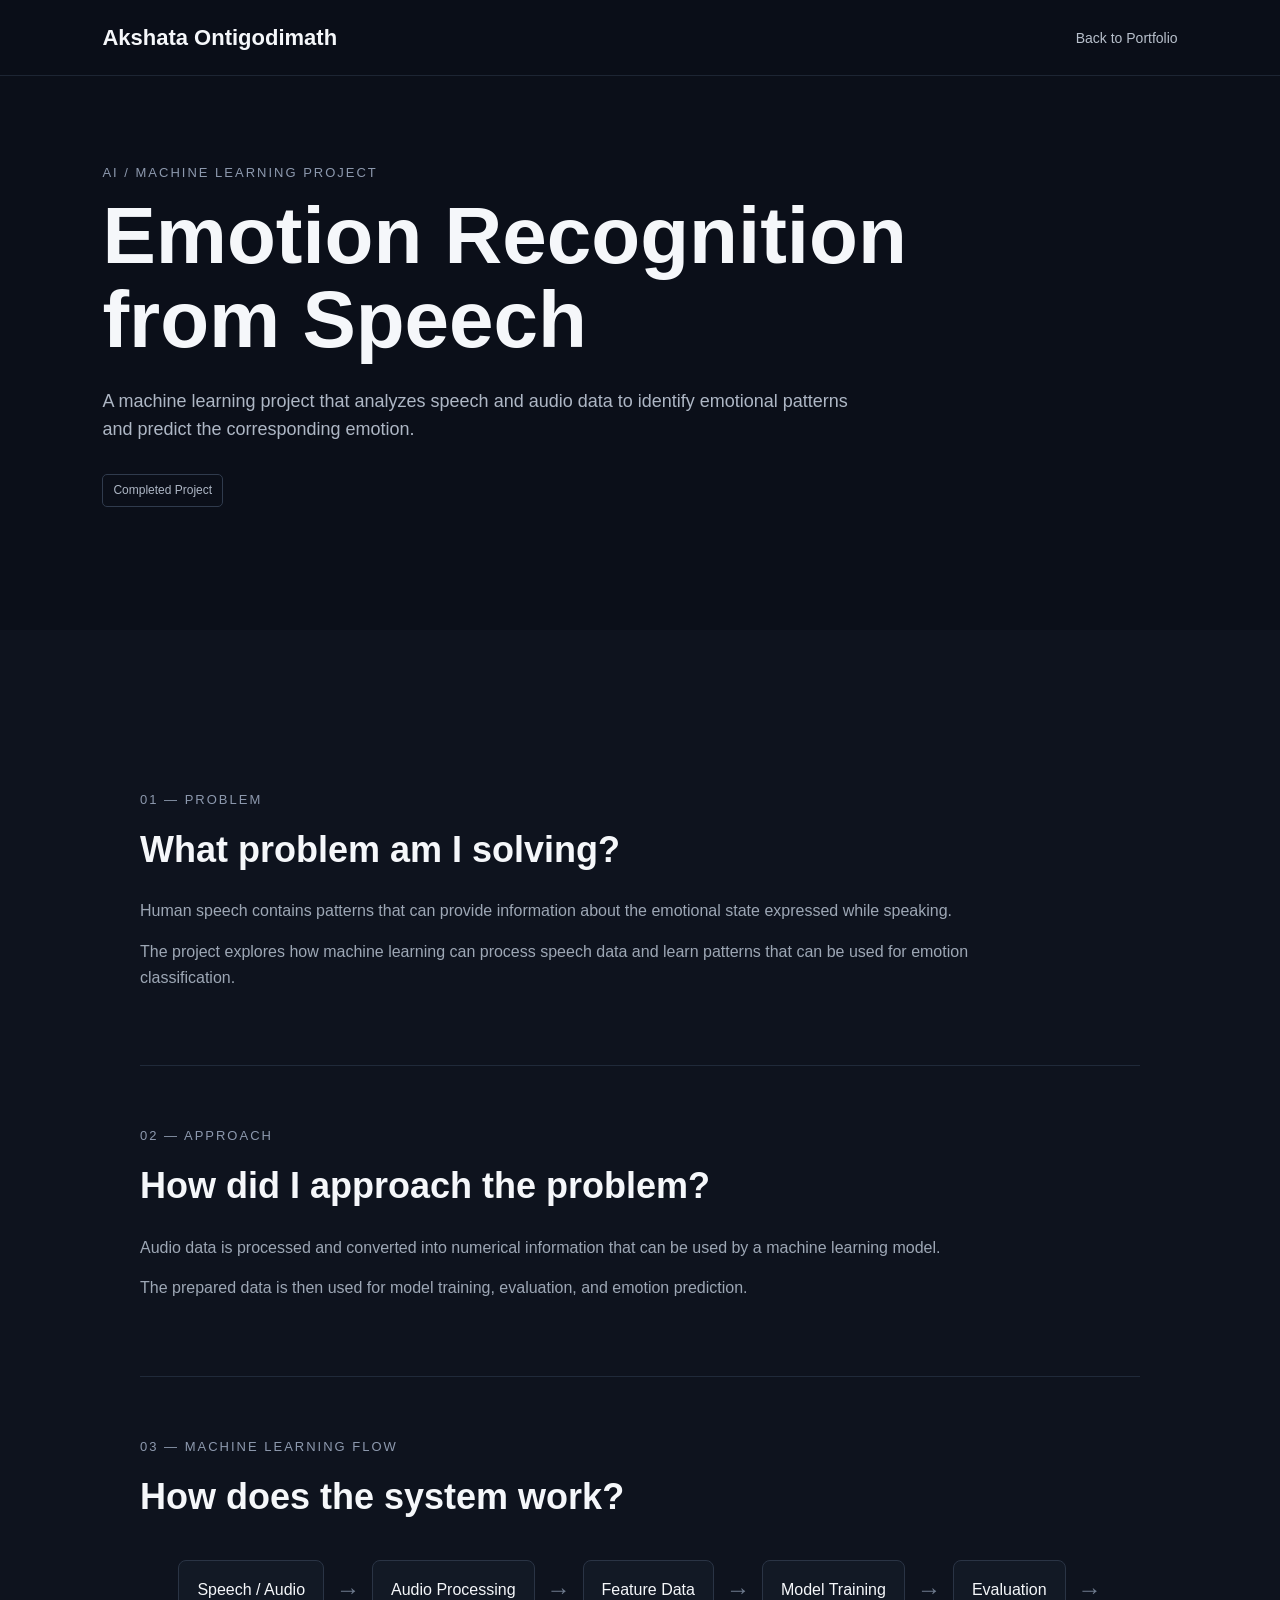
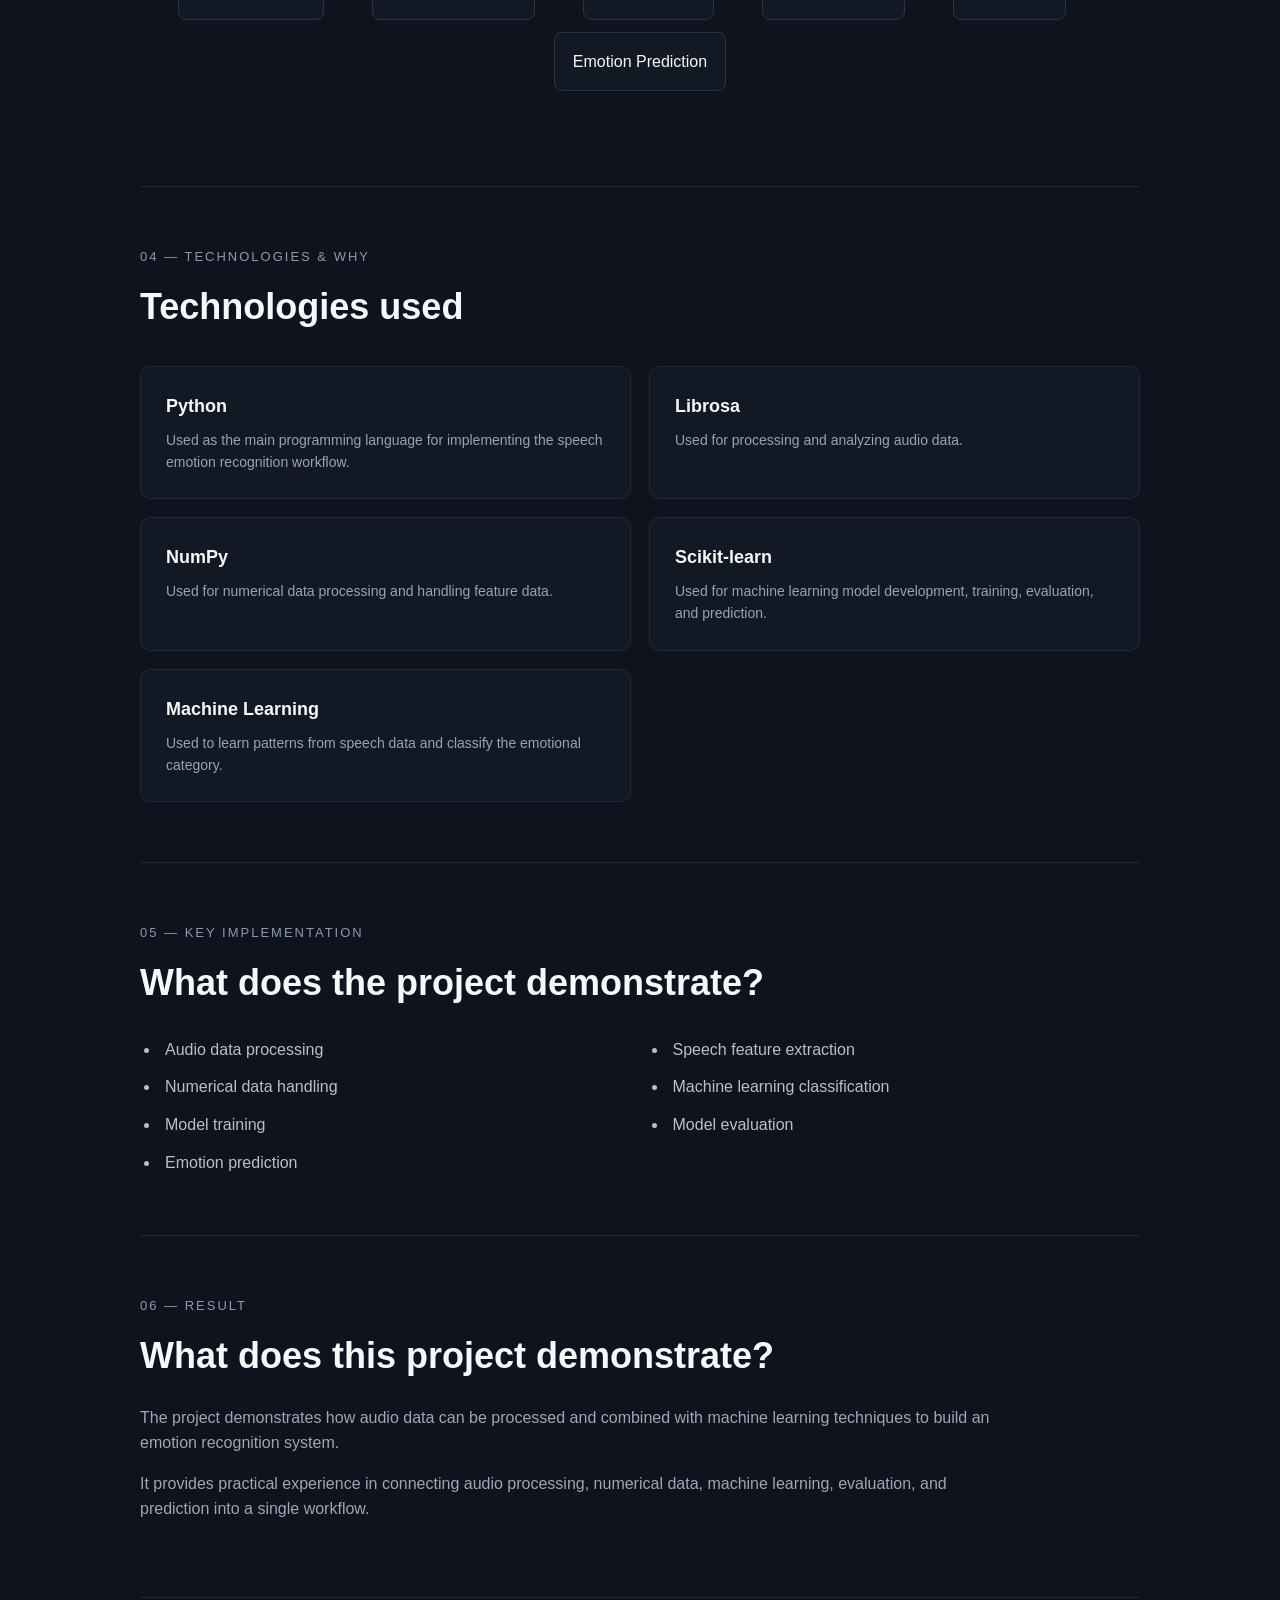
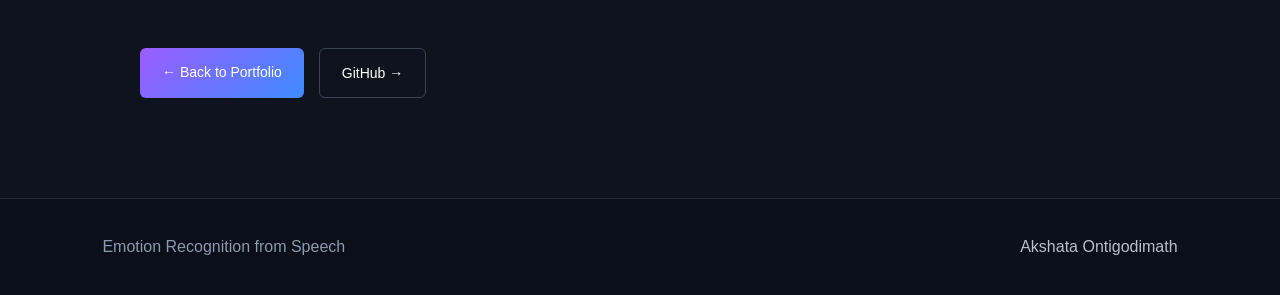
<file: emotion-recognition.html>
<!DOCTYPE html>
<html lang="en">

<head>
    <meta charset="UTF-8">
    <meta name="viewport" content="width=device-width, initial-scale=1.0">

    <title>Emotion Recognition from Speech | Akshata Ontigodimath</title>

    <link rel="stylesheet" href="css/style.css">
</head>

<body>

<nav class="navbar">

    <div class="logo">Akshata Ontigodimath</div>

    <ul class="nav-links">
        <li><a href="index.html">Back to Portfolio</a></li>
    </ul>

</nav>


<section class="project-detail-hero">

    <div class="project-detail-content">

        <p class="section-label">AI / MACHINE LEARNING PROJECT</p>

        <h1>Emotion Recognition from Speech</h1>

        <p class="project-detail-intro">
            A machine learning project that analyzes speech and audio data
            to identify emotional patterns and predict the corresponding emotion.
        </p>

        <span class="project-status">
            Completed Project
        </span>

    </div>

</section>


<section class="project-detail-section">

    <div class="detail-container">


        <div class="detail-block">

            <p class="section-label">01 — PROBLEM</p>

            <h2>What problem am I solving?</h2>

            <p>
                Human speech contains patterns that can provide information
                about the emotional state expressed while speaking.
            </p>

            <p>
                The project explores how machine learning can process speech
                data and learn patterns that can be used for emotion
                classification.
            </p>

        </div>


        <div class="detail-block">

            <p class="section-label">02 — APPROACH</p>

            <h2>How did I approach the problem?</h2>

            <p>
                Audio data is processed and converted into numerical
                information that can be used by a machine learning model.
            </p>

            <p>
                The prepared data is then used for model training,
                evaluation, and emotion prediction.
            </p>

        </div>


        <div class="detail-block">

            <p class="section-label">03 — MACHINE LEARNING FLOW</p>

            <h2>How does the system work?</h2>

            <div class="architecture-flow">

                <div class="architecture-box">
                    Speech / Audio
                </div>

                <span>→</span>

                <div class="architecture-box">
                    Audio Processing
                </div>

                <span>→</span>

                <div class="architecture-box">
                    Feature Data
                </div>

                <span>→</span>

                <div class="architecture-box">
                    Model Training
                </div>

                <span>→</span>

                <div class="architecture-box">
                    Evaluation
                </div>

                <span>→</span>

                <div class="architecture-box">
                    Emotion Prediction
                </div>

            </div>

        </div>


        <div class="detail-block">

            <p class="section-label">04 — TECHNOLOGIES & WHY</p>

            <h2>Technologies used</h2>

            <div class="technology-list">

                <div class="technology-item">

                    <h3>Python</h3>

                    <p>
                        Used as the main programming language for implementing
                        the speech emotion recognition workflow.
                    </p>

                </div>


                <div class="technology-item">

                    <h3>Librosa</h3>

                    <p>
                        Used for processing and analyzing audio data.
                    </p>

                </div>


                <div class="technology-item">

                    <h3>NumPy</h3>

                    <p>
                        Used for numerical data processing and handling
                        feature data.
                    </p>

                </div>


                <div class="technology-item">

                    <h3>Scikit-learn</h3>

                    <p>
                        Used for machine learning model development,
                        training, evaluation, and prediction.
                    </p>

                </div>


                <div class="technology-item">

                    <h3>Machine Learning</h3>

                    <p>
                        Used to learn patterns from speech data and classify
                        the emotional category.
                    </p>

                </div>

            </div>

        </div>


        <div class="detail-block">

            <p class="section-label">05 — KEY IMPLEMENTATION</p>

            <h2>What does the project demonstrate?</h2>

            <ul class="feature-list">

                <li>Audio data processing</li>

                <li>Speech feature extraction</li>

                <li>Numerical data handling</li>

                <li>Machine learning classification</li>

                <li>Model training</li>

                <li>Model evaluation</li>

                <li>Emotion prediction</li>

            </ul>

        </div>


        <div class="detail-block">

            <p class="section-label">06 — RESULT</p>

            <h2>What does this project demonstrate?</h2>

            <p>
                The project demonstrates how audio data can be processed and
                combined with machine learning techniques to build an
                emotion recognition system.
            </p>

            <p>
                It provides practical experience in connecting audio
                processing, numerical data, machine learning, evaluation,
                and prediction into a single workflow.
            </p>

        </div>


        <div class="project-detail-links">

            <a href="index.html" class="btn primary-btn">
                ← Back to Portfolio
            </a>

            <a
                href="https://github.com/AkshataOntigodimath/CodeAlpha_Machine_Learning_Internship/tree/main/Emotion-Recognition-from-Speech"
                class="btn secondary-btn"
                target="_blank"
                rel="noopener noreferrer">
                GitHub →
            </a>

        </div>

    </div>

</section>


<footer class="project-footer">

    <span>Emotion Recognition from Speech</span>

    <a href="index.html">
        Akshata Ontigodimath
    </a>

</footer>

</body>

</html>
</file>
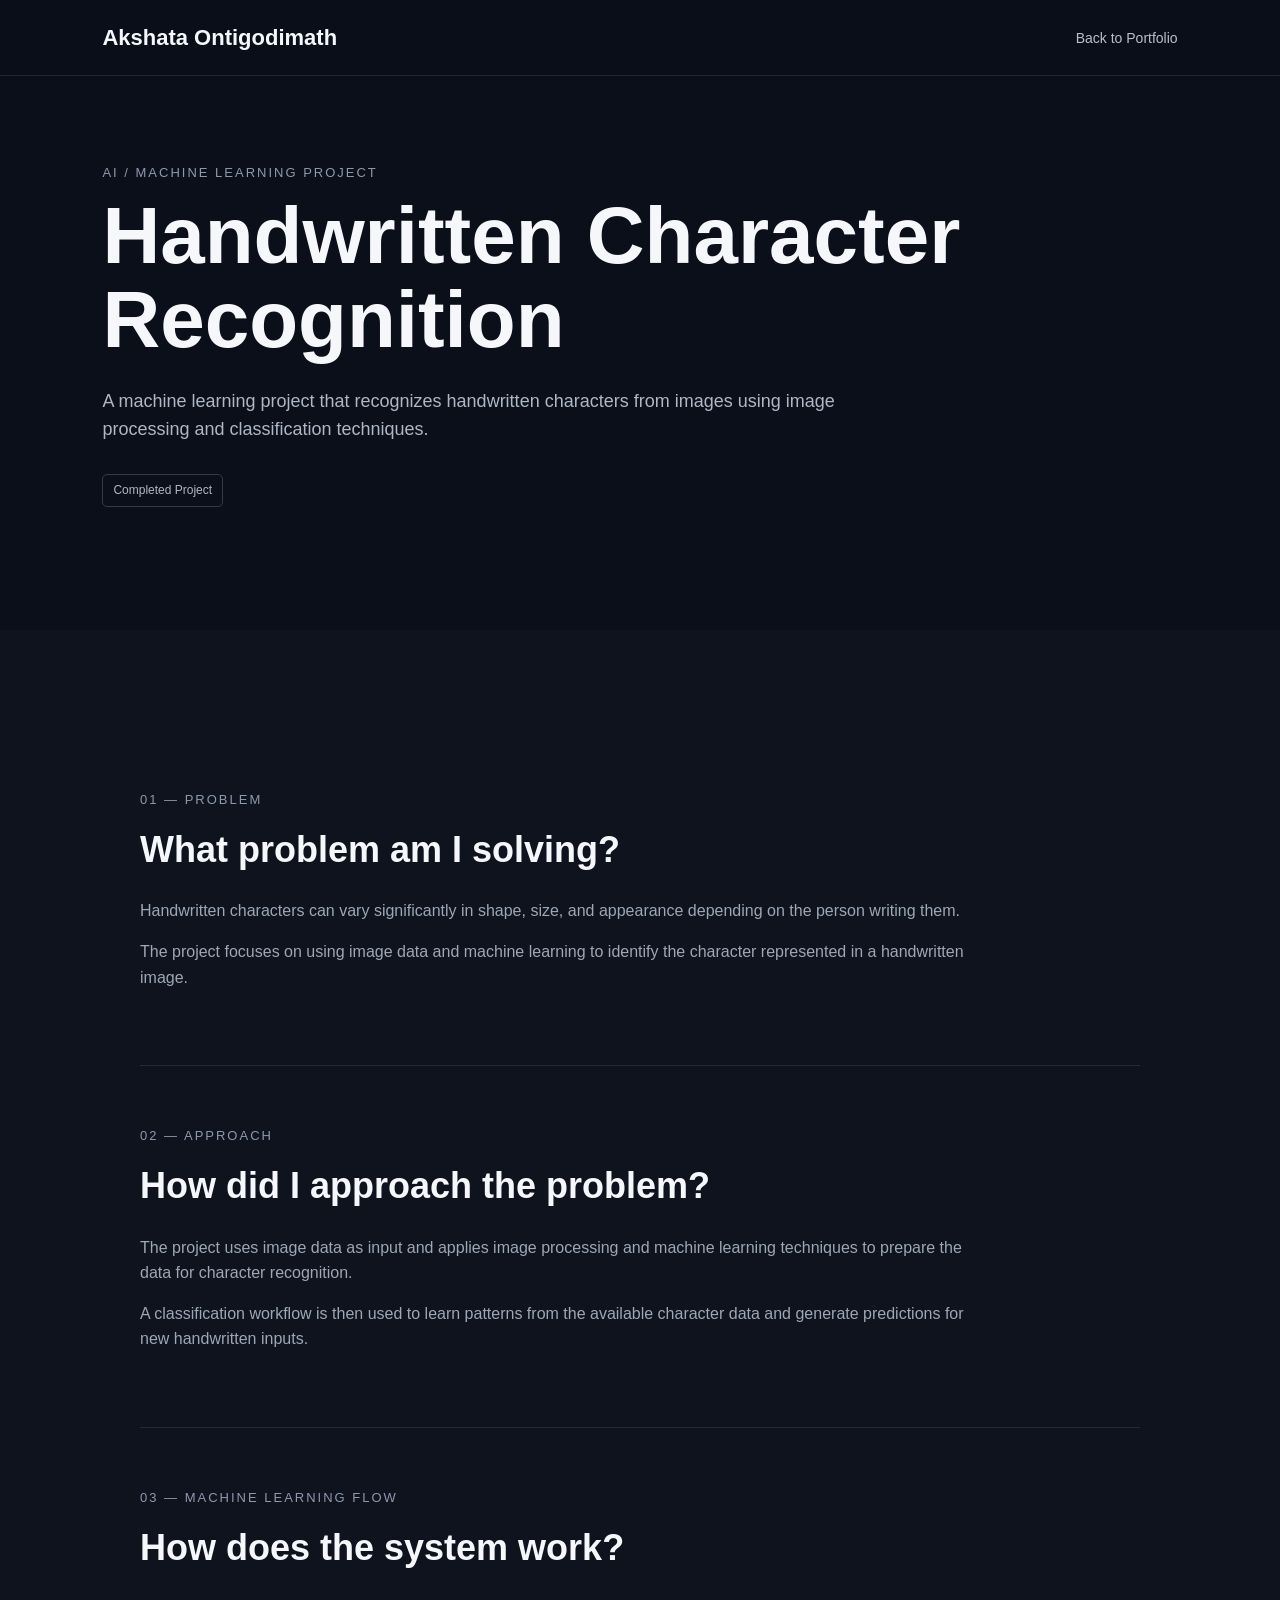
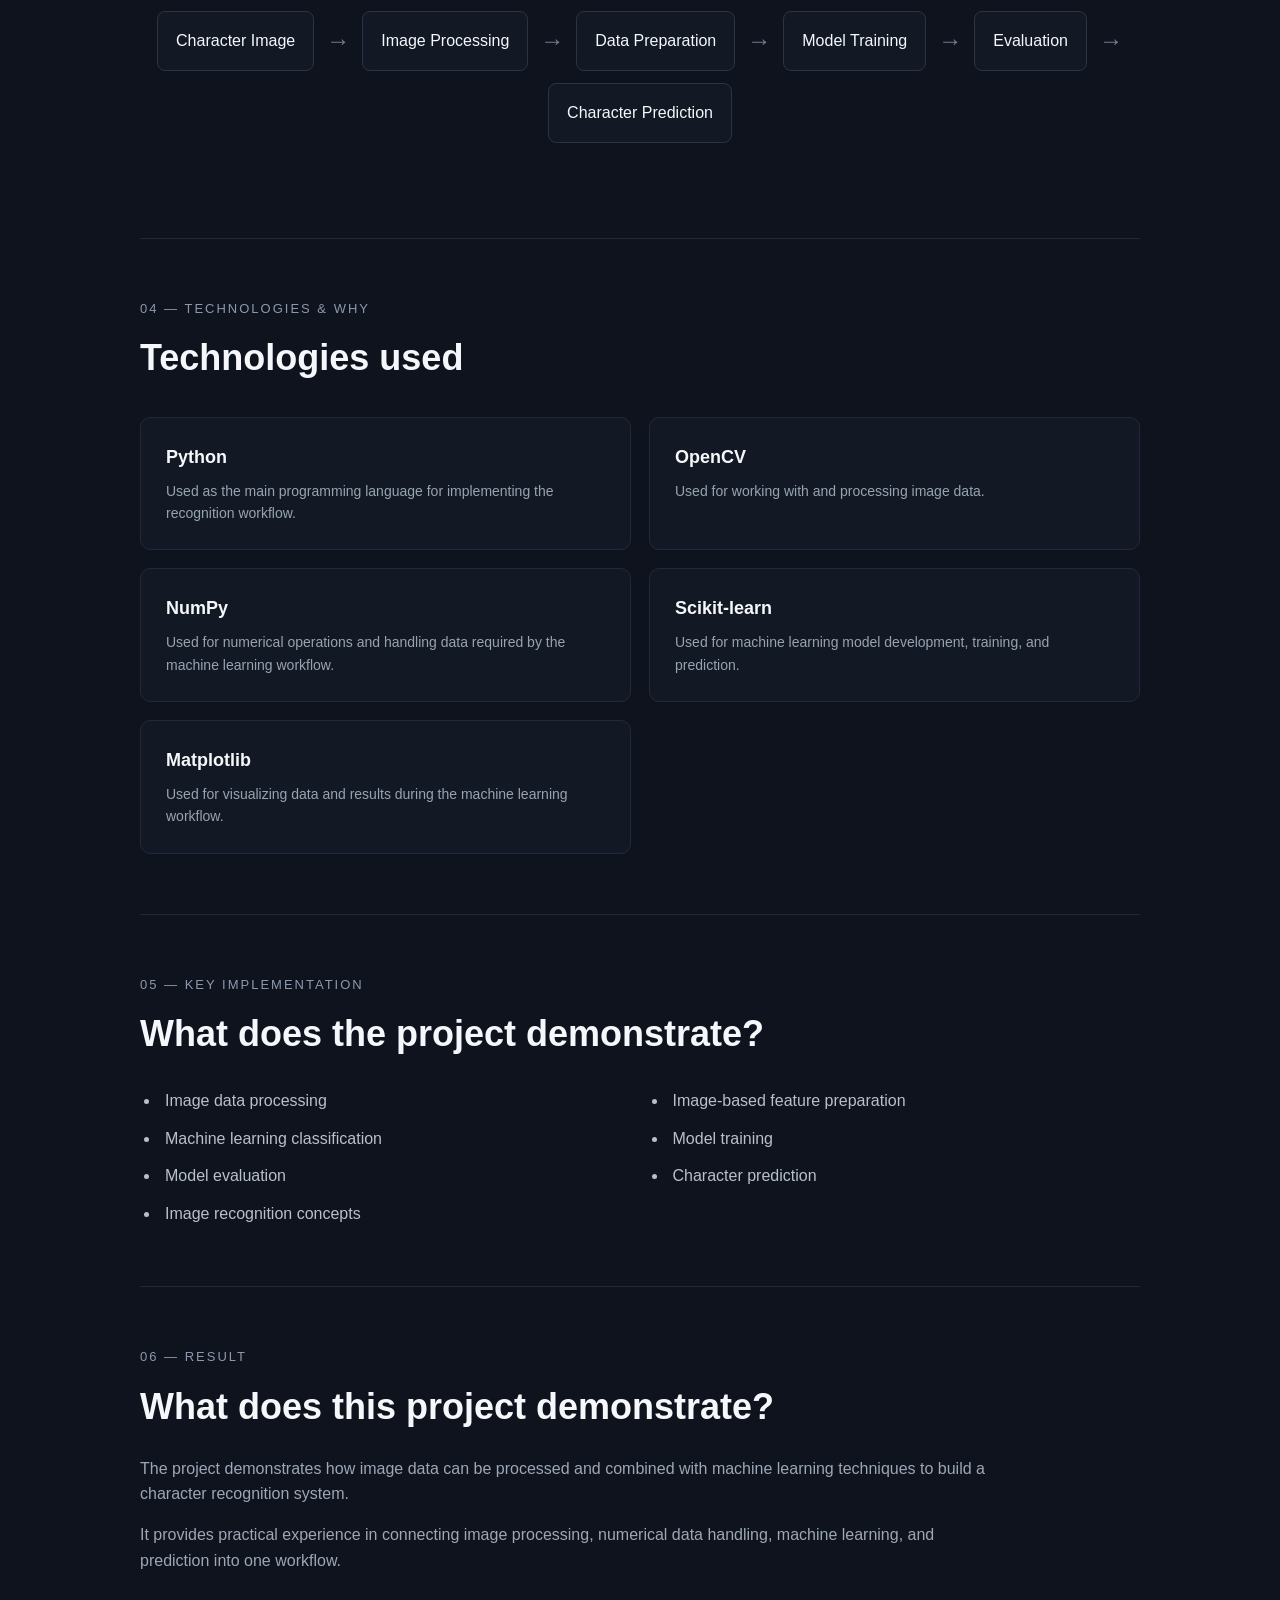
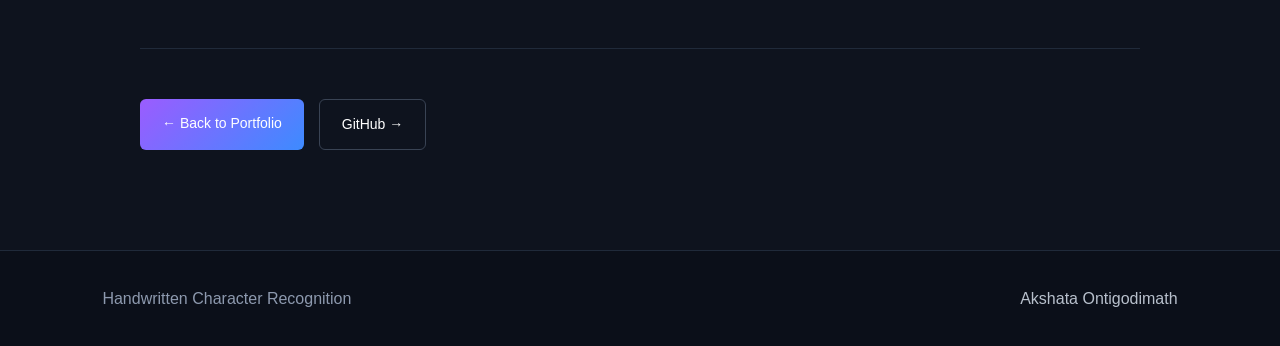
<file: handwritten-character.html>
<!DOCTYPE html>
<html lang="en">

<head>
    <meta charset="UTF-8">
    <meta name="viewport" content="width=device-width, initial-scale=1.0">

    <title>Handwritten Character Recognition | Akshata Ontigodimath</title>

    <link rel="stylesheet" href="css/style.css">
</head>

<body>

<nav class="navbar">

    <div class="logo">Akshata Ontigodimath</div>

    <ul class="nav-links">
        <li><a href="index.html">Back to Portfolio</a></li>
    </ul>

</nav>


<section class="project-detail-hero">

    <div class="project-detail-content">

        <p class="section-label">AI / MACHINE LEARNING PROJECT</p>

        <h1>Handwritten Character Recognition</h1>

        <p class="project-detail-intro">
            A machine learning project that recognizes handwritten characters
            from images using image processing and classification techniques.
        </p>

        <span class="project-status">
            Completed Project
        </span>

    </div>

</section>


<section class="project-detail-section">

    <div class="detail-container">


        <div class="detail-block">

            <p class="section-label">01 — PROBLEM</p>

            <h2>What problem am I solving?</h2>

            <p>
                Handwritten characters can vary significantly in shape,
                size, and appearance depending on the person writing them.
            </p>

            <p>
                The project focuses on using image data and machine learning
                to identify the character represented in a handwritten image.
            </p>

        </div>


        <div class="detail-block">

            <p class="section-label">02 — APPROACH</p>

            <h2>How did I approach the problem?</h2>

            <p>
                The project uses image data as input and applies image
                processing and machine learning techniques to prepare the
                data for character recognition.
            </p>

            <p>
                A classification workflow is then used to learn patterns
                from the available character data and generate predictions
                for new handwritten inputs.
            </p>

        </div>


        <div class="detail-block">

            <p class="section-label">03 — MACHINE LEARNING FLOW</p>

            <h2>How does the system work?</h2>

            <div class="architecture-flow">

                <div class="architecture-box">
                    Character Image
                </div>

                <span>→</span>

                <div class="architecture-box">
                    Image Processing
                </div>

                <span>→</span>

                <div class="architecture-box">
                    Data Preparation
                </div>

                <span>→</span>

                <div class="architecture-box">
                    Model Training
                </div>

                <span>→</span>

                <div class="architecture-box">
                    Evaluation
                </div>

                <span>→</span>

                <div class="architecture-box">
                    Character Prediction
                </div>

            </div>

        </div>


        <div class="detail-block">

            <p class="section-label">04 — TECHNOLOGIES & WHY</p>

            <h2>Technologies used</h2>

            <div class="technology-list">

                <div class="technology-item">

                    <h3>Python</h3>

                    <p>
                        Used as the main programming language for implementing
                        the recognition workflow.
                    </p>

                </div>


                <div class="technology-item">

                    <h3>OpenCV</h3>

                    <p>
                        Used for working with and processing image data.
                    </p>

                </div>


                <div class="technology-item">

                    <h3>NumPy</h3>

                    <p>
                        Used for numerical operations and handling data
                        required by the machine learning workflow.
                    </p>

                </div>


                <div class="technology-item">

                    <h3>Scikit-learn</h3>

                    <p>
                        Used for machine learning model development,
                        training, and prediction.
                    </p>

                </div>


                <div class="technology-item">

                    <h3>Matplotlib</h3>

                    <p>
                        Used for visualizing data and results during the
                        machine learning workflow.
                    </p>

                </div>

            </div>

        </div>


        <div class="detail-block">

            <p class="section-label">05 — KEY IMPLEMENTATION</p>

            <h2>What does the project demonstrate?</h2>

            <ul class="feature-list">

                <li>Image data processing</li>

                <li>Image-based feature preparation</li>

                <li>Machine learning classification</li>

                <li>Model training</li>

                <li>Model evaluation</li>

                <li>Character prediction</li>

                <li>Image recognition concepts</li>

            </ul>

        </div>


        <div class="detail-block">

            <p class="section-label">06 — RESULT</p>

            <h2>What does this project demonstrate?</h2>

            <p>
                The project demonstrates how image data can be processed and
                combined with machine learning techniques to build a
                character recognition system.
            </p>

            <p>
                It provides practical experience in connecting image
                processing, numerical data handling, machine learning, and
                prediction into one workflow.
            </p>

        </div>


        <div class="project-detail-links">

            <a href="index.html" class="btn primary-btn">
                ← Back to Portfolio
            </a>

            <a
                href="https://github.com/AkshataOntigodimath/CodeAlpha_Machine_Learning_Internship/tree/main/Handwritten_Character_Recognition"
                class="btn secondary-btn"
                target="_blank"
                rel="noopener noreferrer">
                GitHub →
            </a>

        </div>

    </div>

</section>


<footer class="project-footer">

    <span>Handwritten Character Recognition</span>

    <a href="index.html">
        Akshata Ontigodimath
    </a>

</footer>

</body>

</html>
</file>
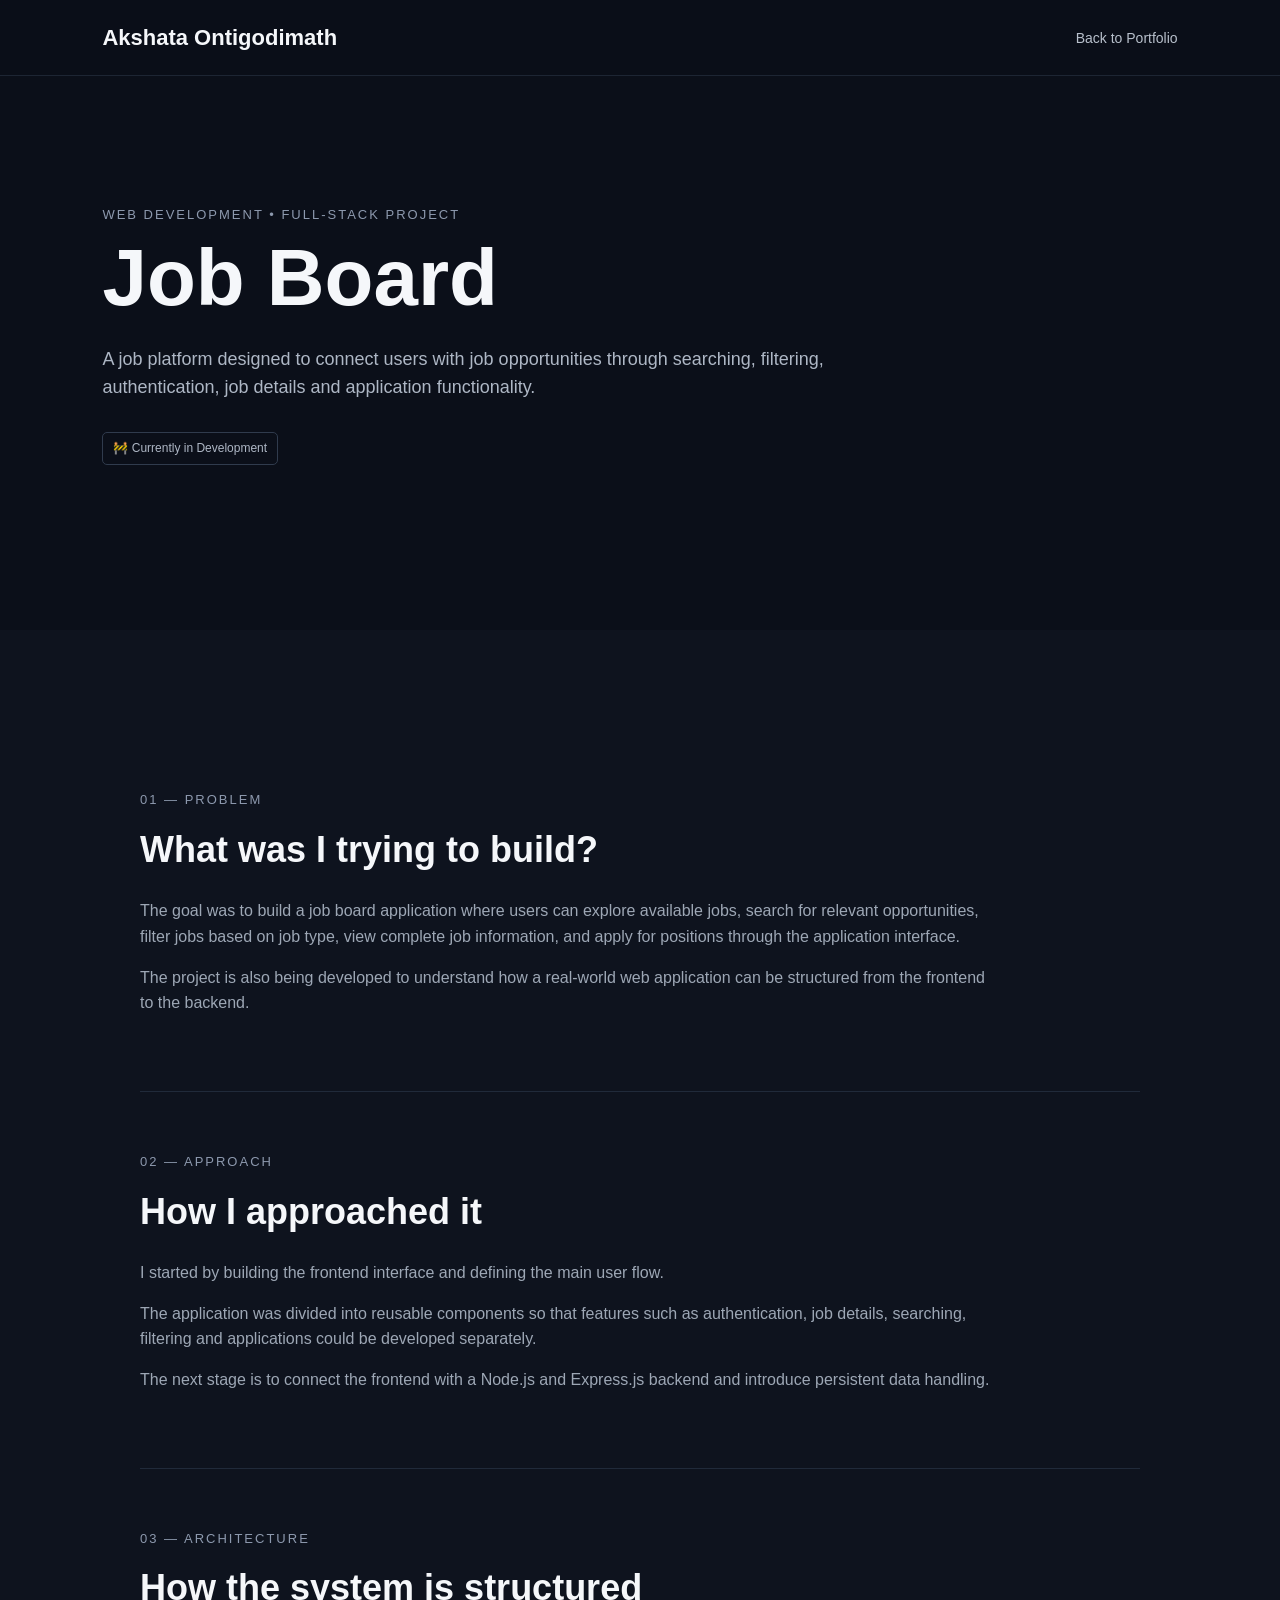
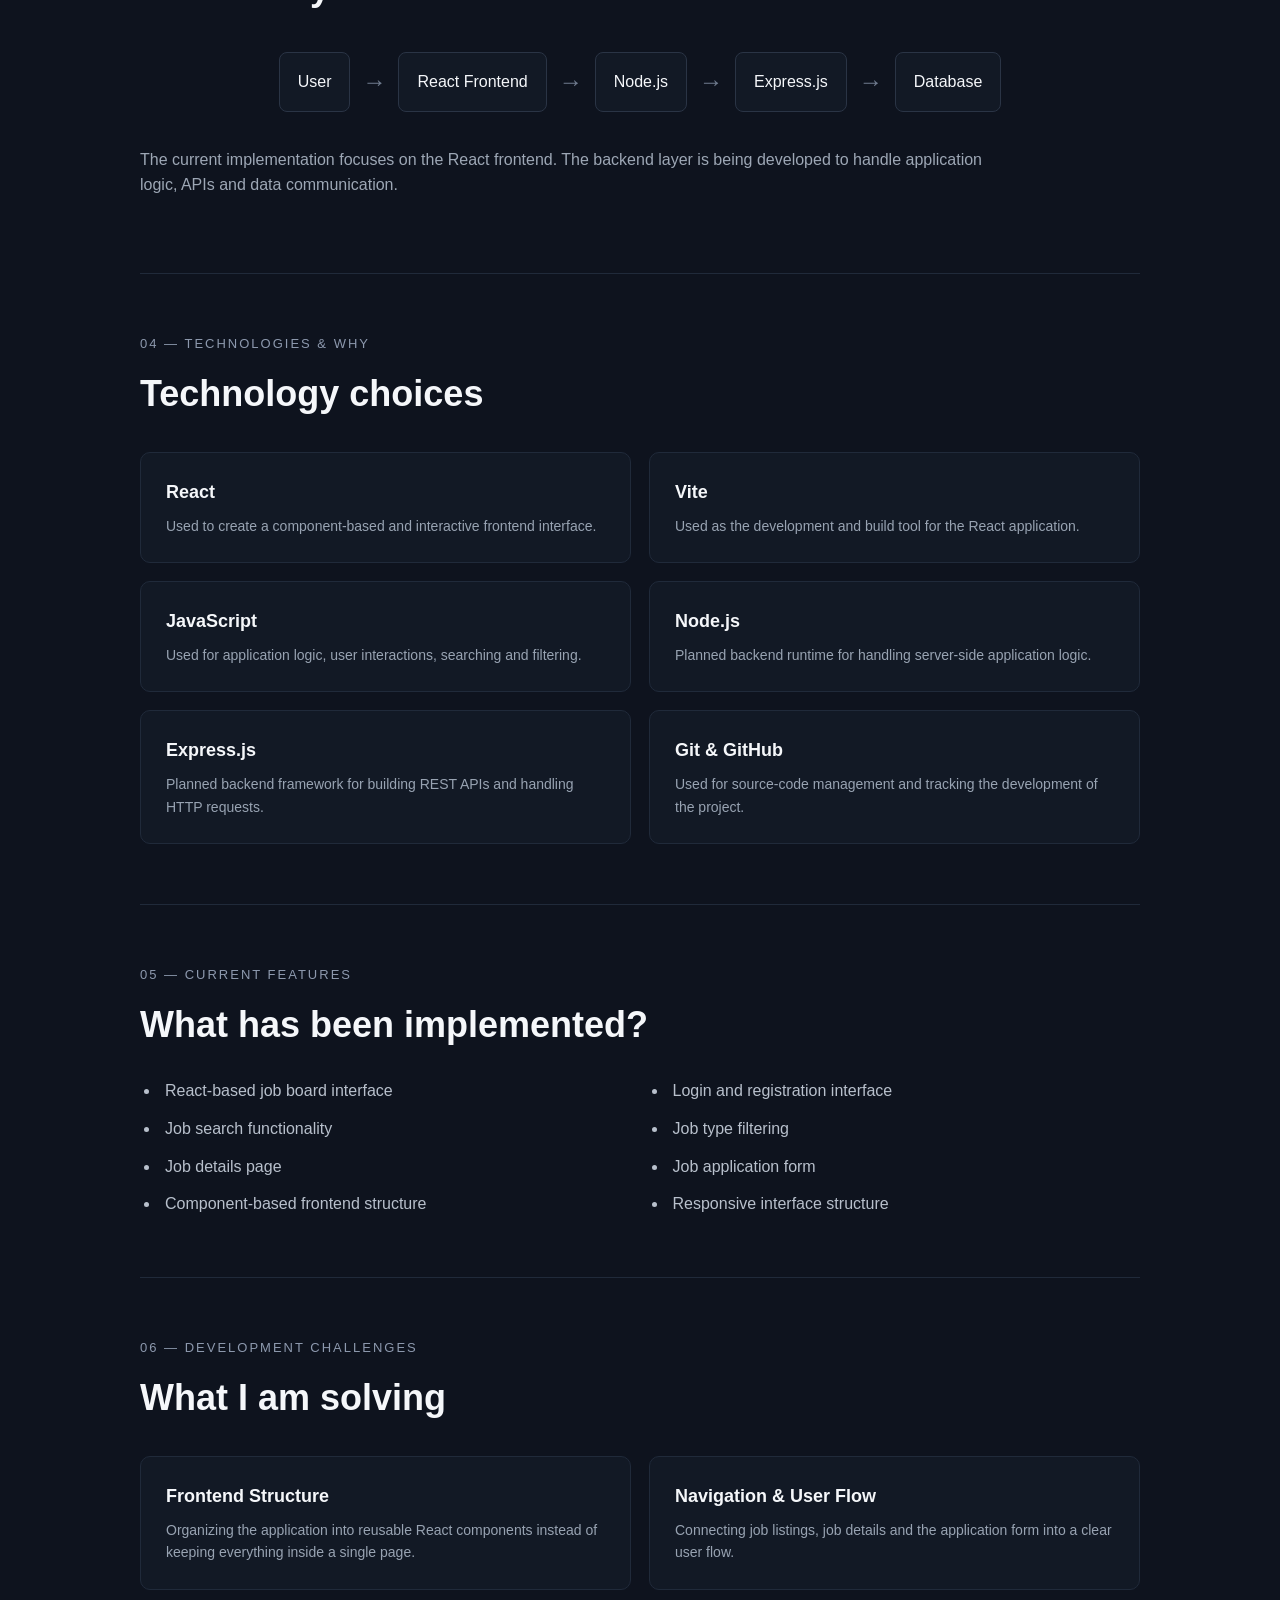
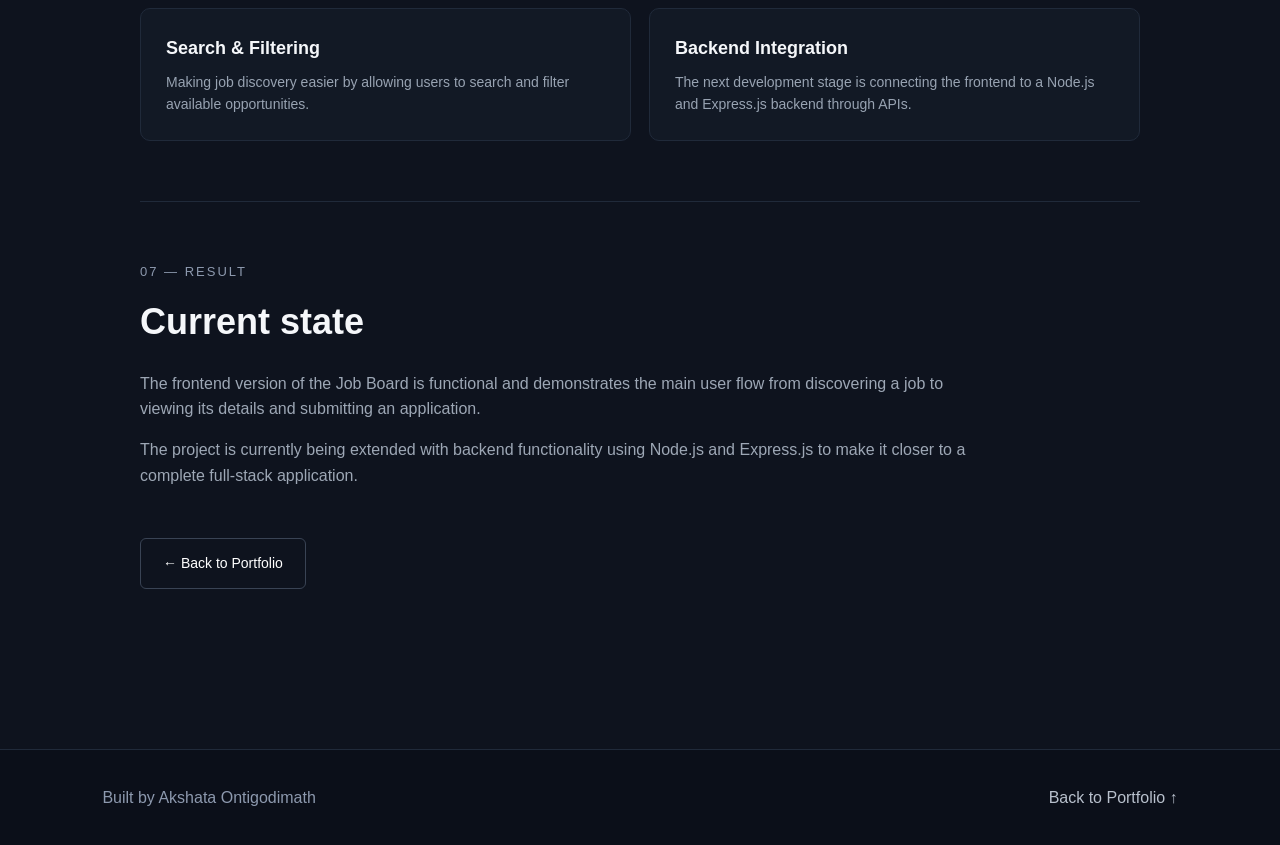
<file: jobboard.html>
<!DOCTYPE html>
<html lang="en">

<head>
    <meta charset="UTF-8">
    <meta name="viewport" content="width=device-width, initial-scale=1.0">

    <title>Job Board | Akshata Ontigodimath</title>

    <link rel="stylesheet" href="css/style.css">
</head>

<body>

<!-- Navigation -->
<nav class="navbar">

    <div class="logo">Akshata Ontigodimath</div>

    <ul class="nav-links">
        <li>
            <a href="index.html">Back to Portfolio</a>
        </li>
    </ul>

</nav>


<!-- Project Hero -->
<section class="project-detail-hero">

    <div class="project-detail-content">

        <p class="section-label">
            WEB DEVELOPMENT • FULL-STACK PROJECT
        </p>

        <h1>Job Board</h1>

        <p class="project-detail-intro">
            A job platform designed to connect users with job opportunities
            through searching, filtering, authentication, job details and
            application functionality.
        </p>

        <span class="project-status">
            🚧 Currently in Development
        </span>

    </div>

</section>


<!-- Project Details -->
<section class="project-detail-section">

    <div class="detail-container">


        <!-- 01 Problem -->
        <div class="detail-block">

            <p class="section-label">01 — PROBLEM</p>

            <h2>What was I trying to build?</h2>

            <p>
                The goal was to build a job board application where users
                can explore available jobs, search for relevant opportunities,
                filter jobs based on job type, view complete job information,
                and apply for positions through the application interface.
            </p>

            <p>
                The project is also being developed to understand how a
                real-world web application can be structured from the
                frontend to the backend.
            </p>

        </div>


        <!-- 02 Approach -->
        <div class="detail-block">

            <p class="section-label">02 — APPROACH</p>

            <h2>How I approached it</h2>

            <p>
                I started by building the frontend interface and defining
                the main user flow.
            </p>

            <p>
                The application was divided into reusable components so
                that features such as authentication, job details,
                searching, filtering and applications could be developed
                separately.
            </p>

            <p>
                The next stage is to connect the frontend with a
                Node.js and Express.js backend and introduce persistent
                data handling.
            </p>

        </div>


        <!-- 03 Architecture -->
        <div class="detail-block">

            <p class="section-label">03 — ARCHITECTURE</p>

            <h2>How the system is structured</h2>

            <div class="architecture-flow">

                <div class="architecture-box">
                    User
                </div>

                <span>→</span>

                <div class="architecture-box">
                    React Frontend
                </div>

                <span>→</span>

                <div class="architecture-box">
                    Node.js
                </div>

                <span>→</span>

                <div class="architecture-box">
                    Express.js
                </div>

                <span>→</span>

                <div class="architecture-box">
                    Database
                </div>

            </div>

            <p>
                The current implementation focuses on the React frontend.
                The backend layer is being developed to handle application
                logic, APIs and data communication.
            </p>

        </div>


        <!-- 04 Technologies -->
        <div class="detail-block">

            <p class="section-label">04 — TECHNOLOGIES & WHY</p>

            <h2>Technology choices</h2>

            <div class="technology-list">

                <div class="technology-item">

                    <h3>React</h3>

                    <p>
                        Used to create a component-based and interactive
                        frontend interface.
                    </p>

                </div>


                <div class="technology-item">

                    <h3>Vite</h3>

                    <p>
                        Used as the development and build tool for the
                        React application.
                    </p>

                </div>


                <div class="technology-item">

                    <h3>JavaScript</h3>

                    <p>
                        Used for application logic, user interactions,
                        searching and filtering.
                    </p>

                </div>


                <div class="technology-item">

                    <h3>Node.js</h3>

                    <p>
                        Planned backend runtime for handling server-side
                        application logic.
                    </p>

                </div>


                <div class="technology-item">

                    <h3>Express.js</h3>

                    <p>
                        Planned backend framework for building REST APIs
                        and handling HTTP requests.
                    </p>

                </div>


                <div class="technology-item">

                    <h3>Git & GitHub</h3>

                    <p>
                        Used for source-code management and tracking the
                        development of the project.
                    </p>

                </div>

            </div>

        </div>


        <!-- 05 Features -->
        <div class="detail-block">

            <p class="section-label">05 — CURRENT FEATURES</p>

            <h2>What has been implemented?</h2>

            <ul class="feature-list">

                <li>React-based job board interface</li>

                <li>Login and registration interface</li>

                <li>Job search functionality</li>

                <li>Job type filtering</li>

                <li>Job details page</li>

                <li>Job application form</li>

                <li>Component-based frontend structure</li>

                <li>Responsive interface structure</li>

            </ul>

        </div>


        <!-- 06 Challenges -->
        <div class="detail-block">

            <p class="section-label">06 — DEVELOPMENT CHALLENGES</p>

            <h2>What I am solving</h2>

            <div class="challenge-list">

                <div class="challenge-item">

                    <h3>Frontend Structure</h3>

                    <p>
                        Organizing the application into reusable React
                        components instead of keeping everything inside
                        a single page.
                    </p>

                </div>


                <div class="challenge-item">

                    <h3>Navigation & User Flow</h3>

                    <p>
                        Connecting job listings, job details and the
                        application form into a clear user flow.
                    </p>

                </div>


                <div class="challenge-item">

                    <h3>Search & Filtering</h3>

                    <p>
                        Making job discovery easier by allowing users
                        to search and filter available opportunities.
                    </p>

                </div>


                <div class="challenge-item">

                    <h3>Backend Integration</h3>

                    <p>
                        The next development stage is connecting the
                        frontend to a Node.js and Express.js backend
                        through APIs.
                    </p>

                </div>

            </div>

        </div>


        <!-- 07 Result -->
        <div class="detail-block">

            <p class="section-label">07 — RESULT</p>

            <h2>Current state</h2>

            <p>
                The frontend version of the Job Board is functional and
                demonstrates the main user flow from discovering a job
                to viewing its details and submitting an application.
            </p>

            <p>
                The project is currently being extended with backend
                functionality using Node.js and Express.js to make it
                closer to a complete full-stack application.
            </p>


            <div class="project-detail-links">

                <a
                    href="index.html"
                    class="btn secondary-btn">
                    ← Back to Portfolio
                </a>

            </div>

        </div>


    </div>

</section>


<!-- Footer -->
<footer class="project-footer">

    <span>
        Built by Akshata Ontigodimath
    </span>

    <a href="index.html">
        Back to Portfolio ↑
    </a>

</footer>


</body>
</html>
</file>
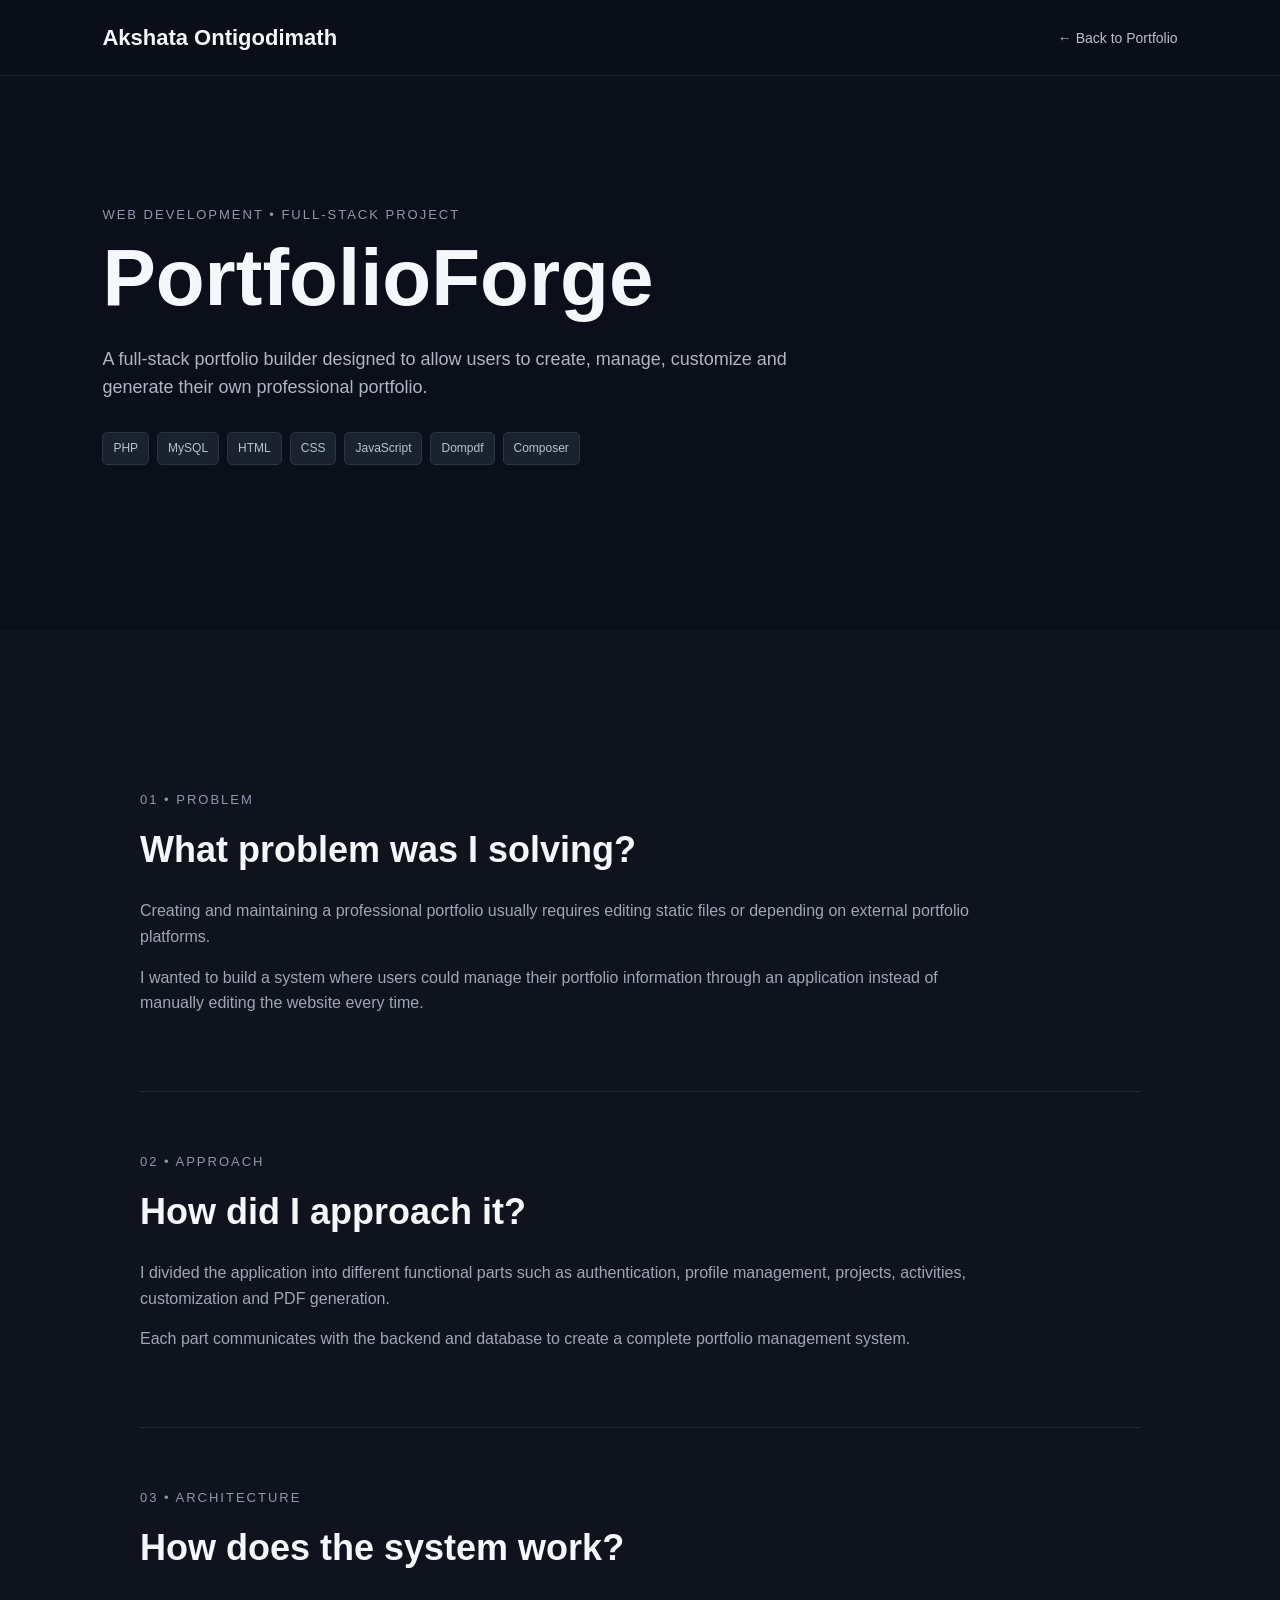
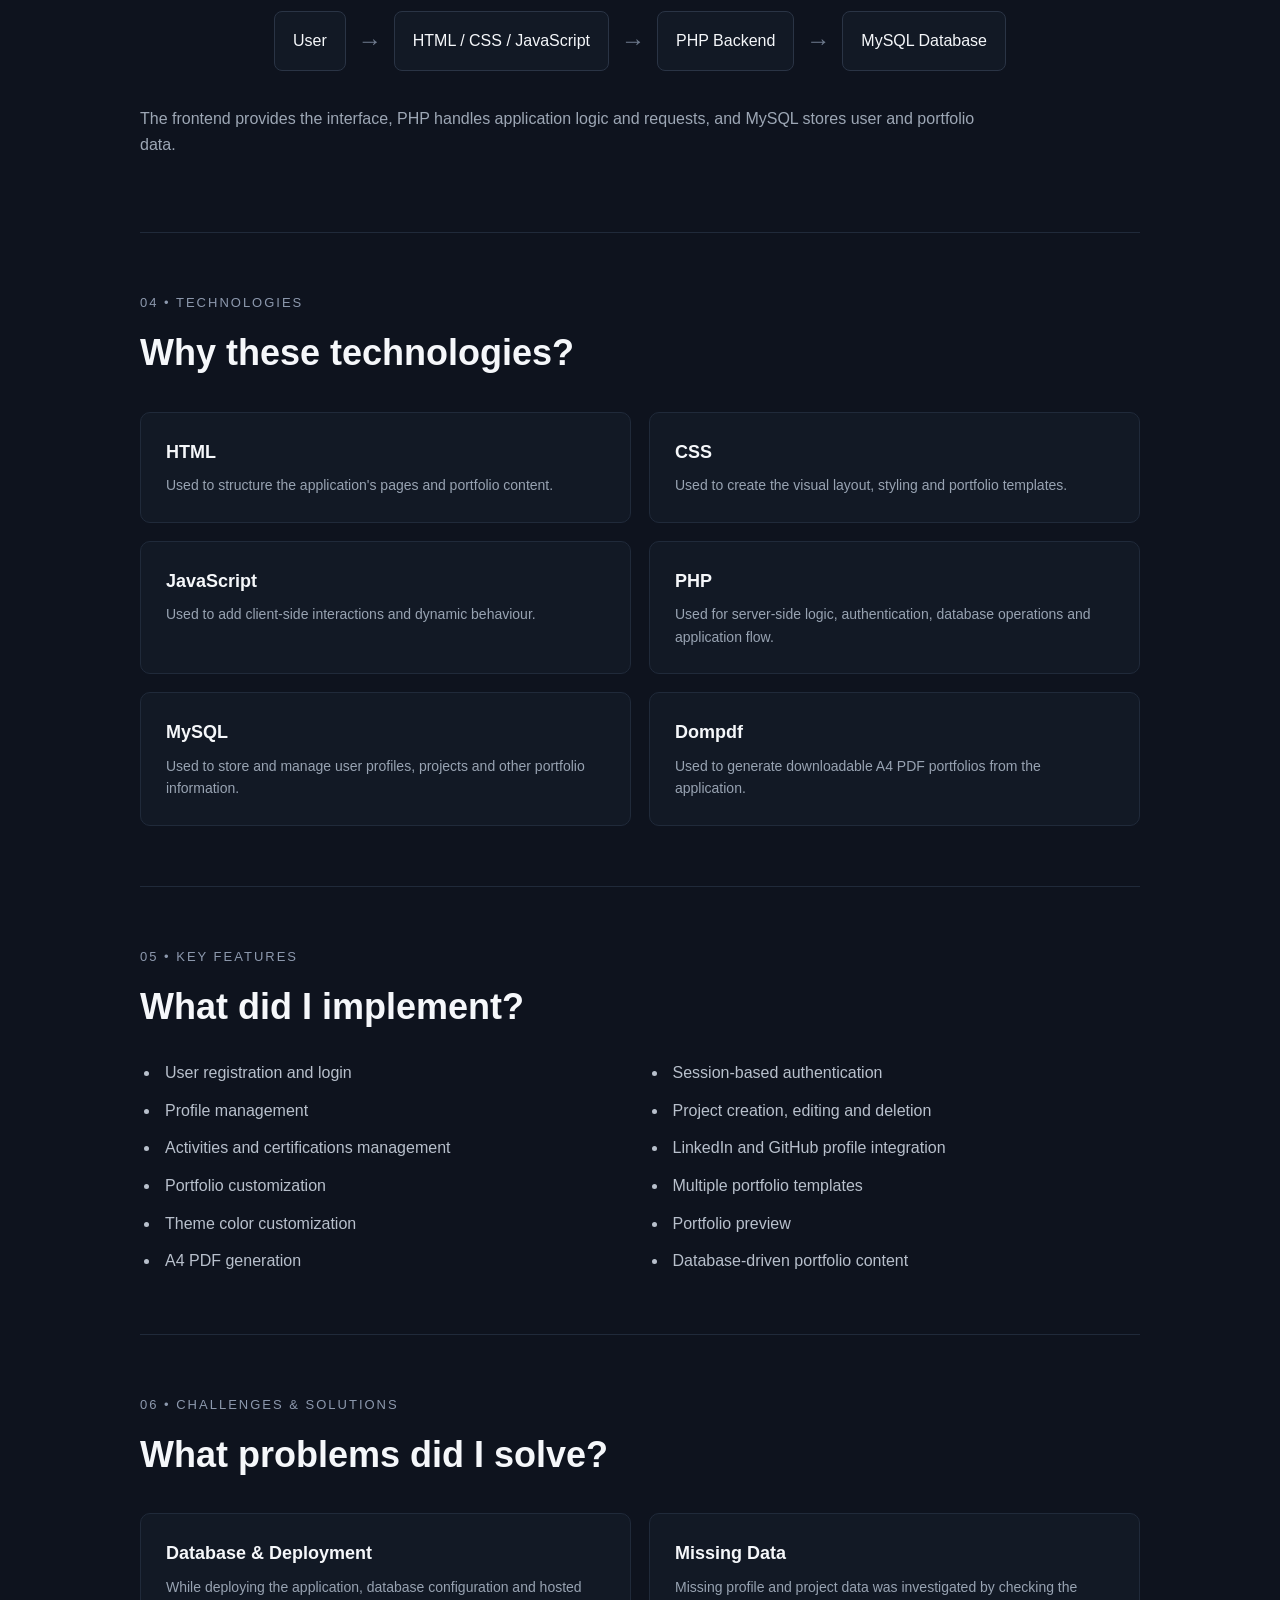
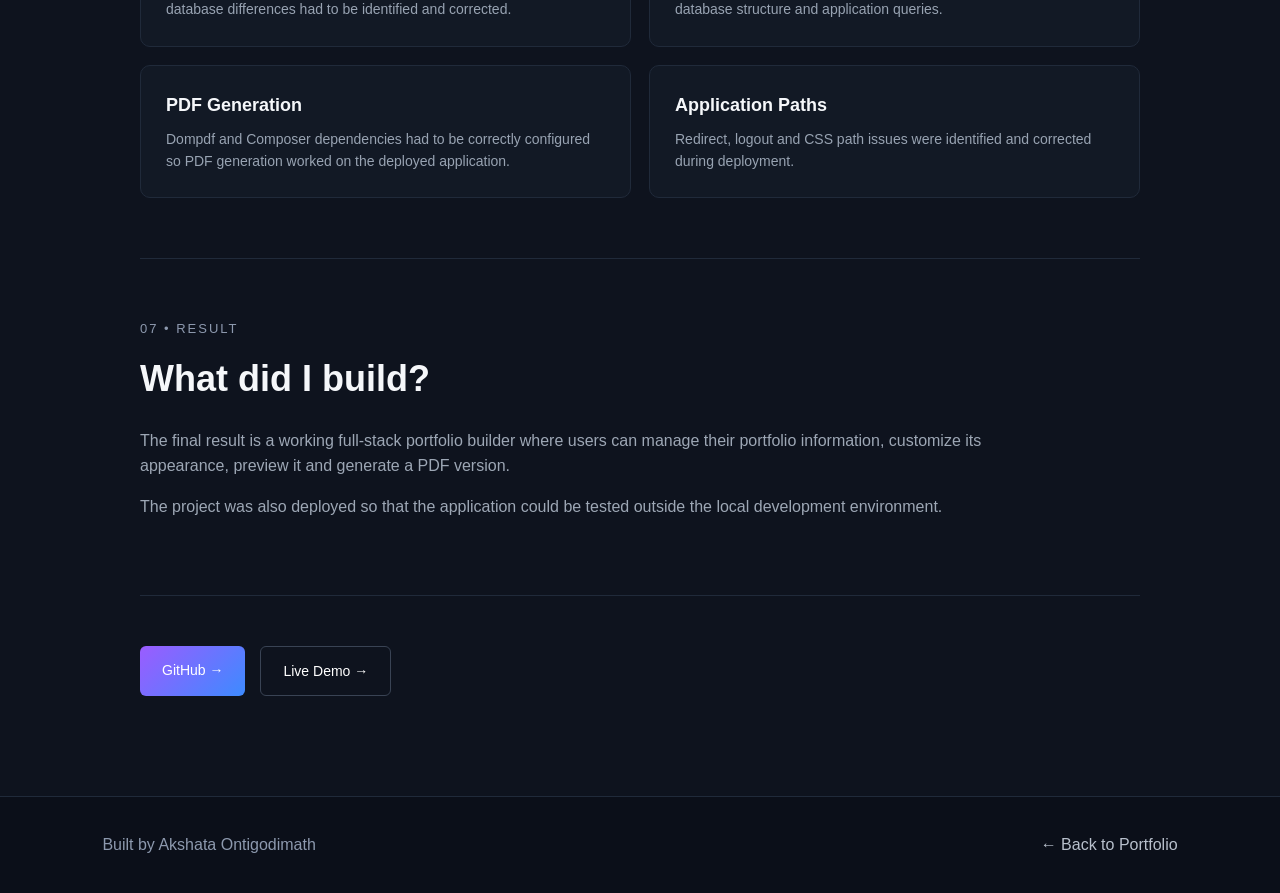
<file: portfolioforge.html>
<!DOCTYPE html>
<html lang="en">

<head>
    <meta charset="UTF-8">
    <meta name="viewport" content="width=device-width, initial-scale=1.0">

    <title>PortfolioForge | Akshata Ontigodimath</title>

    <link rel="stylesheet" href="css/style.css">
</head>

<body>

    <!-- Navigation -->
    <nav class="navbar">

        <div class="logo">
            Akshata Ontigodimath
        </div>

        <ul class="nav-links">
            <li>
                <a href="index.html">← Back to Portfolio</a>
            </li>
        </ul>

    </nav>


    <!-- Project Header -->
    <section class="project-detail-hero">

        <div class="project-detail-content">

            <p class="section-label">
                WEB DEVELOPMENT • FULL-STACK PROJECT
            </p>

            <h1>PortfolioForge</h1>

            <p class="project-detail-intro">
                A full-stack portfolio builder designed to allow users
                to create, manage, customize and generate their own
                professional portfolio.
            </p>

            <div class="project-tech">
                <span>PHP</span>
                <span>MySQL</span>
                <span>HTML</span>
                <span>CSS</span>
                <span>JavaScript</span>
                <span>Dompdf</span>
                <span>Composer</span>
            </div>

        </div>

    </section>


    <!-- Project Overview -->
    <section class="project-detail-section">

        <div class="detail-container">


            <!-- 01 PROBLEM -->
            <div class="detail-block">

                <p class="section-label">
                    01 • PROBLEM
                </p>

                <h2>
                    What problem was I solving?
                </h2>

                <p>
                    Creating and maintaining a professional portfolio
                    usually requires editing static files or depending
                    on external portfolio platforms.
                </p>

                <p>
                    I wanted to build a system where users could manage
                    their portfolio information through an application
                    instead of manually editing the website every time.
                </p>

            </div>


            <!-- 02 APPROACH -->
            <div class="detail-block">

                <p class="section-label">
                    02 • APPROACH
                </p>

                <h2>
                    How did I approach it?
                </h2>

                <p>
                    I divided the application into different functional
                    parts such as authentication, profile management,
                    projects, activities, customization and PDF generation.
                </p>

                <p>
                    Each part communicates with the backend and database
                    to create a complete portfolio management system.
                </p>

            </div>


            <!-- 03 ARCHITECTURE -->
            <div class="detail-block">

                <p class="section-label">
                    03 • ARCHITECTURE
                </p>

                <h2>
                    How does the system work?
                </h2>

                <div class="architecture-flow">

                    <div class="architecture-box">
                        User
                    </div>

                    <span>→</span>

                    <div class="architecture-box">
                        HTML / CSS / JavaScript
                    </div>

                    <span>→</span>

                    <div class="architecture-box">
                        PHP Backend
                    </div>

                    <span>→</span>

                    <div class="architecture-box">
                        MySQL Database
                    </div>

                </div>

                <p>
                    The frontend provides the interface, PHP handles
                    application logic and requests, and MySQL stores
                    user and portfolio data.
                </p>

            </div>


            <!-- 04 TECHNOLOGIES -->
            <div class="detail-block">

                <p class="section-label">
                    04 • TECHNOLOGIES
                </p>

                <h2>
                    Why these technologies?
                </h2>

                <div class="technology-list">


                    <div class="technology-item">

                        <h3>
                            HTML
                        </h3>

                        <p>
                            Used to structure the application's pages
                            and portfolio content.
                        </p>

                    </div>


                    <div class="technology-item">

                        <h3>
                            CSS
                        </h3>

                        <p>
                            Used to create the visual layout,
                            styling and portfolio templates.
                        </p>

                    </div>


                    <div class="technology-item">

                        <h3>
                            JavaScript
                        </h3>

                        <p>
                            Used to add client-side interactions
                            and dynamic behaviour.
                        </p>

                    </div>


                    <div class="technology-item">

                        <h3>
                            PHP
                        </h3>

                        <p>
                            Used for server-side logic, authentication,
                            database operations and application flow.
                        </p>

                    </div>


                    <div class="technology-item">

                        <h3>
                            MySQL
                        </h3>

                        <p>
                            Used to store and manage user profiles,
                            projects and other portfolio information.
                        </p>

                    </div>


                    <div class="technology-item">

                        <h3>
                            Dompdf
                        </h3>

                        <p>
                            Used to generate downloadable A4 PDF
                            portfolios from the application.
                        </p>

                    </div>

                </div>

            </div>


            <!-- 05 KEY FEATURES -->
            <div class="detail-block">

                <p class="section-label">
                    05 • KEY FEATURES
                </p>

                <h2>
                    What did I implement?
                </h2>

                <ul class="feature-list">

                    <li>
                        User registration and login
                    </li>

                    <li>
                        Session-based authentication
                    </li>

                    <li>
                        Profile management
                    </li>

                    <li>
                        Project creation, editing and deletion
                    </li>

                    <li>
                        Activities and certifications management
                    </li>

                    <li>
                        LinkedIn and GitHub profile integration
                    </li>

                    <li>
                        Portfolio customization
                    </li>

                    <li>
                        Multiple portfolio templates
                    </li>

                    <li>
                        Theme color customization
                    </li>

                    <li>
                        Portfolio preview
                    </li>

                    <li>
                        A4 PDF generation
                    </li>

                    <li>
                        Database-driven portfolio content
                    </li>

                </ul>

            </div>


            <!-- 06 CHALLENGES -->
            <div class="detail-block">

                <p class="section-label">
                    06 • CHALLENGES & SOLUTIONS
                </p>

                <h2>
                    What problems did I solve?
                </h2>

                <div class="challenge-list">


                    <div class="challenge-item">

                        <h3>
                            Database & Deployment
                        </h3>

                        <p>
                            While deploying the application, database
                            configuration and hosted database differences
                            had to be identified and corrected.
                        </p>

                    </div>


                    <div class="challenge-item">

                        <h3>
                            Missing Data
                        </h3>

                        <p>
                            Missing profile and project data was
                            investigated by checking the database
                            structure and application queries.
                        </p>

                    </div>


                    <div class="challenge-item">

                        <h3>
                            PDF Generation
                        </h3>

                        <p>
                            Dompdf and Composer dependencies had to be
                            correctly configured so PDF generation
                            worked on the deployed application.
                        </p>

                    </div>


                    <div class="challenge-item">

                        <h3>
                            Application Paths
                        </h3>

                        <p>
                            Redirect, logout and CSS path issues were
                            identified and corrected during deployment.
                        </p>

                    </div>

                </div>

            </div>


            <!-- 07 RESULT -->
            <div class="detail-block">

                <p class="section-label">
                    07 • RESULT
                </p>

                <h2>
                    What did I build?
                </h2>

                <p>
                    The final result is a working full-stack portfolio
                    builder where users can manage their portfolio
                    information, customize its appearance, preview it
                    and generate a PDF version.
                </p>

                <p>
                    The project was also deployed so that the application
                    could be tested outside the local development
                    environment.
                </p>

            </div>


            <!-- PROJECT LINKS -->
            <div class="project-detail-links">

                <a
                    href="https://github.com/AkshataOntigodimath/PortfolioForge"
                    class="btn primary-btn"
                    target="_blank"
                    rel="noopener noreferrer">
                    GitHub →
                </a>

                <a
                    href="https://portfolioforge.42web.io/"
                    class="btn secondary-btn"
                    target="_blank"
                    rel="noopener noreferrer">
                    Live Demo →
                </a>

            </div>


        </div>

    </section>


    <!-- Footer -->
    <footer class="project-footer">

        <p>
            Built by Akshata Ontigodimath
        </p>

        <a href="index.html">
            ← Back to Portfolio
        </a>

    </footer>


</body>

</html>
</file>
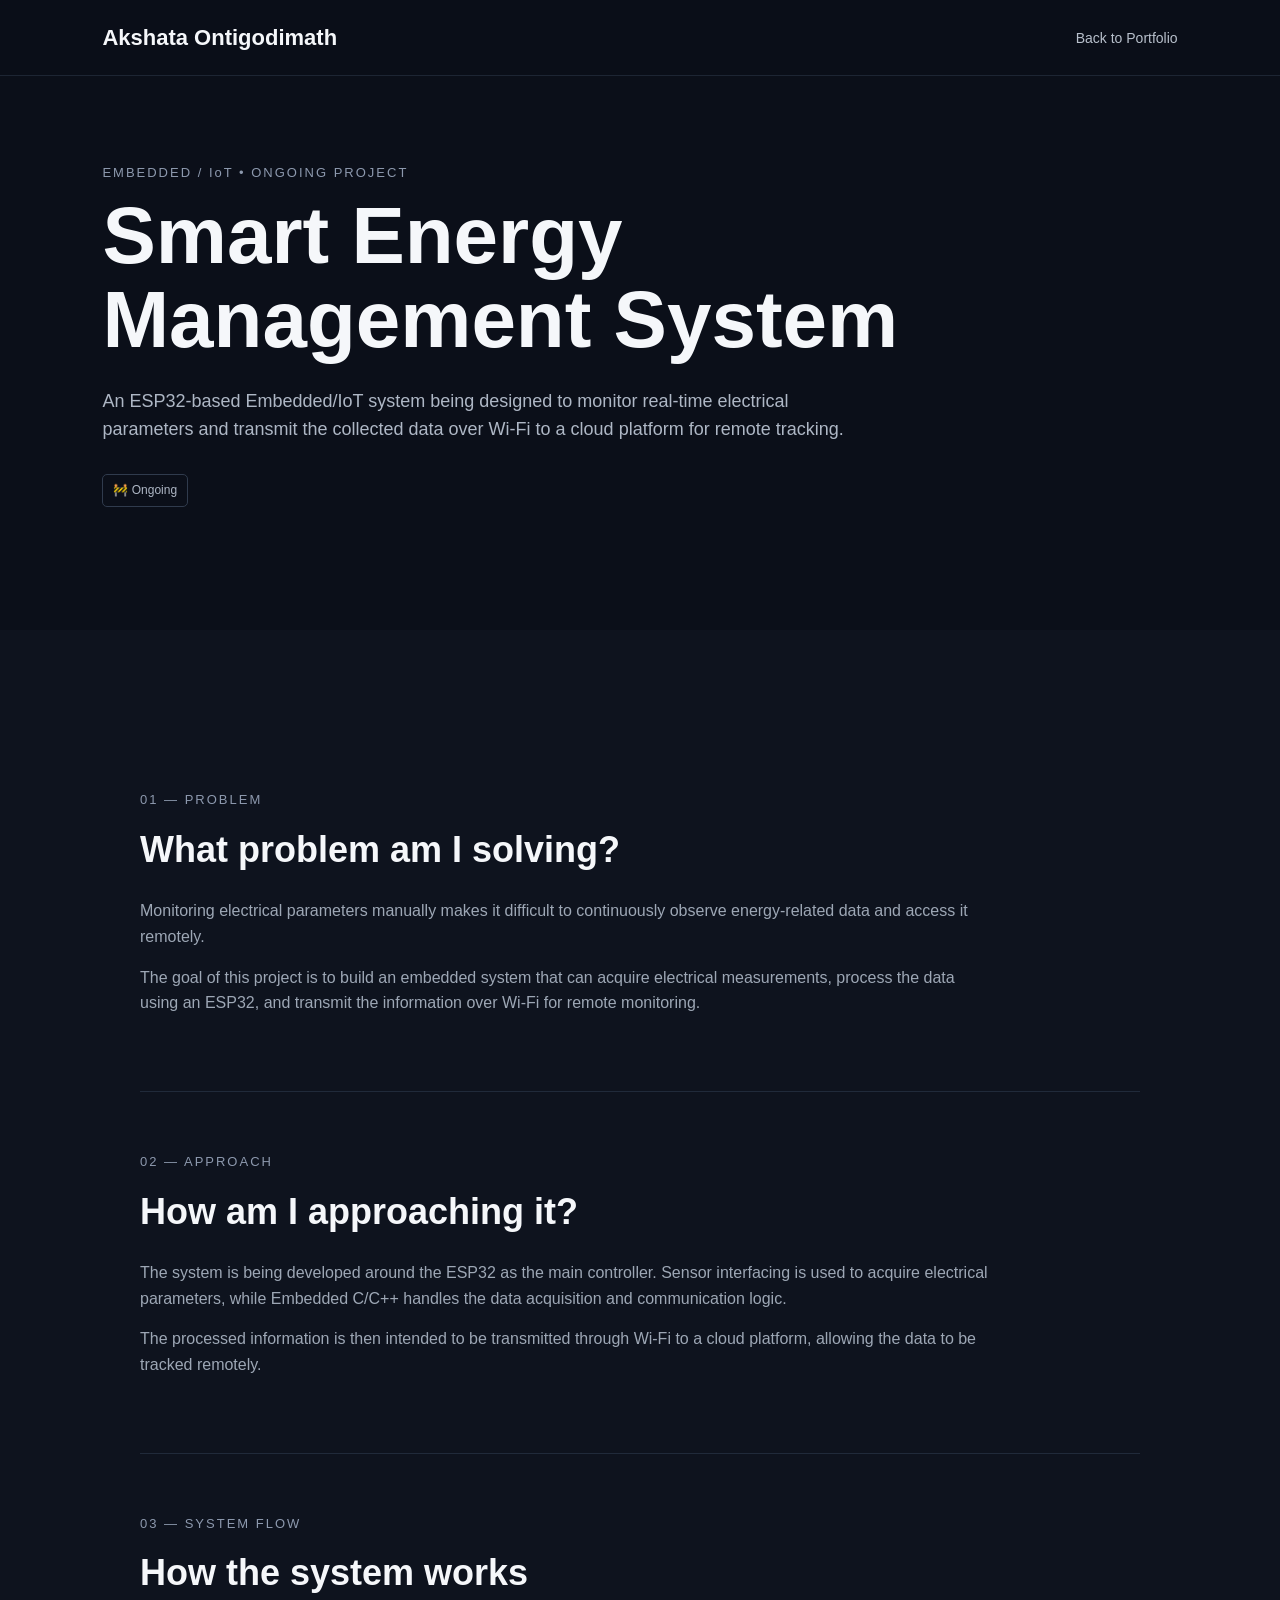
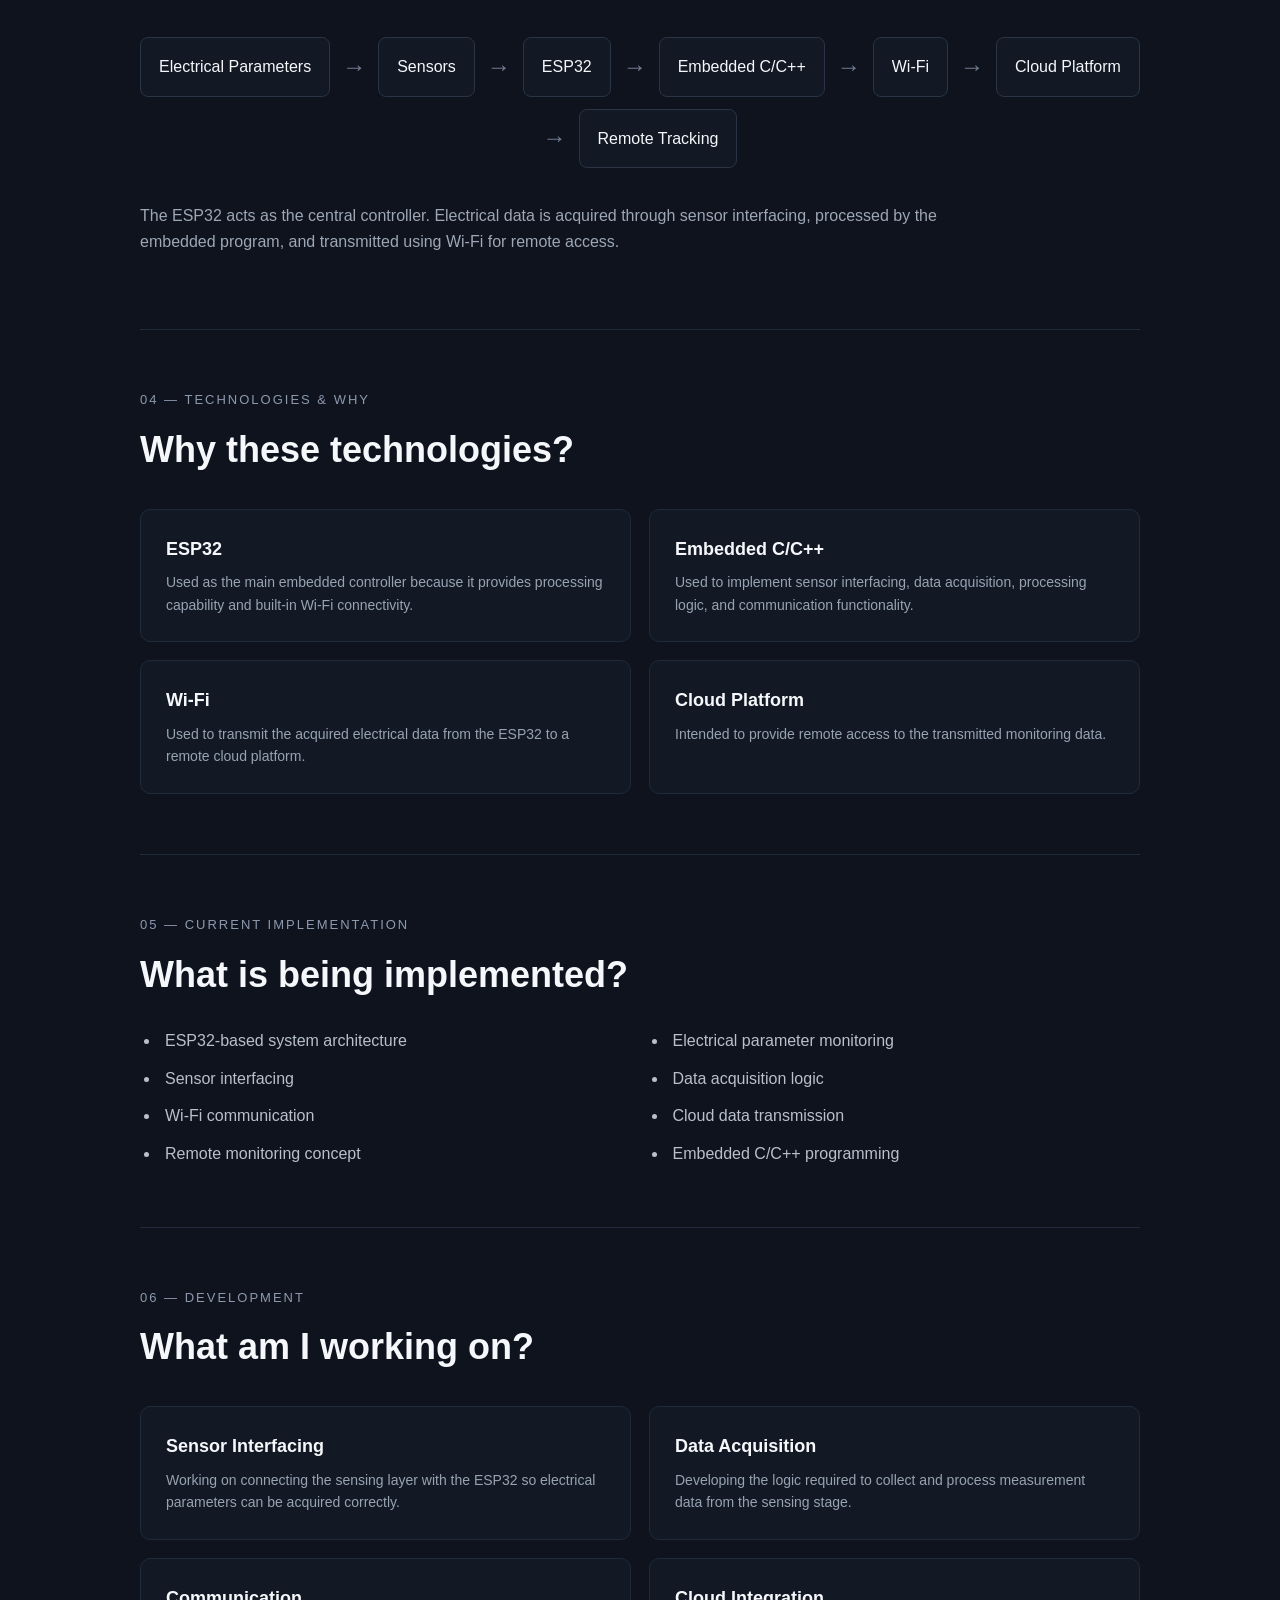
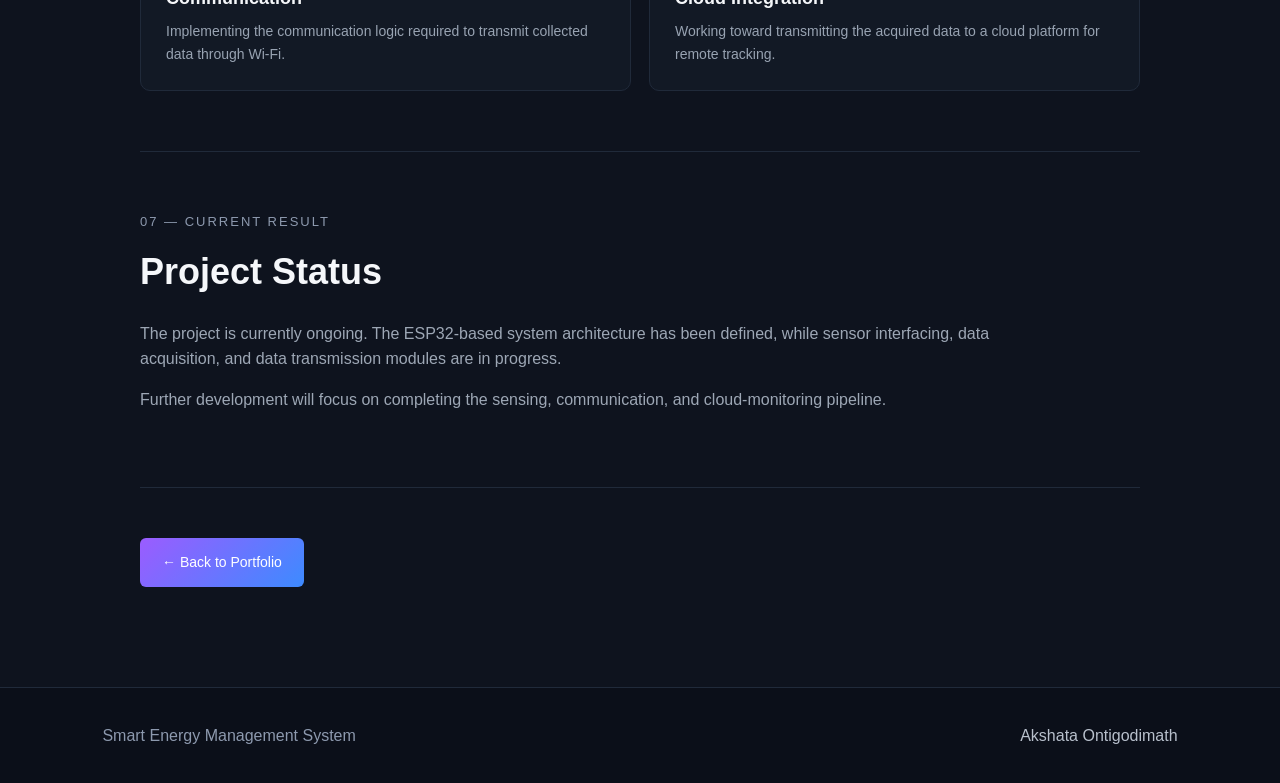
<file: smart-energy.html>
<!DOCTYPE html>
<html lang="en">

<head>
    <meta charset="UTF-8">
    <meta name="viewport" content="width=device-width, initial-scale=1.0">

    <title>Smart Energy Management System | Akshata Ontigodimath</title>

    <link rel="stylesheet" href="css/style.css">
</head>

<body>

<!-- Navigation -->
<nav class="navbar">

    <div class="logo">Akshata Ontigodimath</div>

    <ul class="nav-links">
        <li><a href="index.html">Back to Portfolio</a></li>
    </ul>

</nav>


<!-- Project Hero -->
<section class="project-detail-hero">

    <div class="project-detail-content">

        <p class="section-label">EMBEDDED / IoT • ONGOING PROJECT</p>

        <h1>Smart Energy Management System</h1>

        <p class="project-detail-intro">
            An ESP32-based Embedded/IoT system being designed to monitor
            real-time electrical parameters and transmit the collected data
            over Wi-Fi to a cloud platform for remote tracking.
        </p>

        <span class="project-status">
            🚧 Ongoing
        </span>

    </div>

</section>


<!-- Project Details -->
<section class="project-detail-section">

    <div class="detail-container">


        <!-- Problem -->
        <div class="detail-block">

            <p class="section-label">01 — PROBLEM</p>

            <h2>What problem am I solving?</h2>

            <p>
                Monitoring electrical parameters manually makes it difficult
                to continuously observe energy-related data and access it
                remotely.
            </p>

            <p>
                The goal of this project is to build an embedded system that
                can acquire electrical measurements, process the data using
                an ESP32, and transmit the information over Wi-Fi for remote
                monitoring.
            </p>

        </div>


        <!-- Approach -->
        <div class="detail-block">

            <p class="section-label">02 — APPROACH</p>

            <h2>How am I approaching it?</h2>

            <p>
                The system is being developed around the ESP32 as the main
                controller. Sensor interfacing is used to acquire electrical
                parameters, while Embedded C/C++ handles the data acquisition
                and communication logic.
            </p>

            <p>
                The processed information is then intended to be transmitted
                through Wi-Fi to a cloud platform, allowing the data to be
                tracked remotely.
            </p>

        </div>


        <!-- Architecture -->
        <div class="detail-block">

            <p class="section-label">03 — SYSTEM FLOW</p>

            <h2>How the system works</h2>

            <div class="architecture-flow">

                <div class="architecture-box">
                    Electrical Parameters
                </div>

                <span>→</span>

                <div class="architecture-box">
                    Sensors
                </div>

                <span>→</span>

                <div class="architecture-box">
                    ESP32
                </div>

                <span>→</span>

                <div class="architecture-box">
                    Embedded C/C++
                </div>

                <span>→</span>

                <div class="architecture-box">
                    Wi-Fi
                </div>

                <span>→</span>

                <div class="architecture-box">
                    Cloud Platform
                </div>

                <span>→</span>

                <div class="architecture-box">
                    Remote Tracking
                </div>

            </div>

            <p>
                The ESP32 acts as the central controller. Electrical data is
                acquired through sensor interfacing, processed by the embedded
                program, and transmitted using Wi-Fi for remote access.
            </p>

        </div>


        <!-- Technologies -->
        <div class="detail-block">

            <p class="section-label">04 — TECHNOLOGIES & WHY</p>

            <h2>Why these technologies?</h2>

            <div class="technology-list">

                <div class="technology-item">

                    <h3>ESP32</h3>

                    <p>
                        Used as the main embedded controller because it
                        provides processing capability and built-in Wi-Fi
                        connectivity.
                    </p>

                </div>


                <div class="technology-item">

                    <h3>Embedded C/C++</h3>

                    <p>
                        Used to implement sensor interfacing, data acquisition,
                        processing logic, and communication functionality.
                    </p>

                </div>


                <div class="technology-item">

                    <h3>Wi-Fi</h3>

                    <p>
                        Used to transmit the acquired electrical data from
                        the ESP32 to a remote cloud platform.
                    </p>

                </div>


                <div class="technology-item">

                    <h3>Cloud Platform</h3>

                    <p>
                        Intended to provide remote access to the transmitted
                        monitoring data.
                    </p>

                </div>

            </div>

        </div>


        <!-- Current Implementation -->
        <div class="detail-block">

            <p class="section-label">05 — CURRENT IMPLEMENTATION</p>

            <h2>What is being implemented?</h2>

            <ul class="feature-list">

                <li>ESP32-based system architecture</li>

                <li>Electrical parameter monitoring</li>

                <li>Sensor interfacing</li>

                <li>Data acquisition logic</li>

                <li>Wi-Fi communication</li>

                <li>Cloud data transmission</li>

                <li>Remote monitoring concept</li>

                <li>Embedded C/C++ programming</li>

            </ul>

        </div>


        <!-- Development Challenges -->
        <div class="detail-block">

            <p class="section-label">06 — DEVELOPMENT</p>

            <h2>What am I working on?</h2>

            <div class="challenge-list">

                <div class="challenge-item">

                    <h3>Sensor Interfacing</h3>

                    <p>
                        Working on connecting the sensing layer with the ESP32
                        so electrical parameters can be acquired correctly.
                    </p>

                </div>


                <div class="challenge-item">

                    <h3>Data Acquisition</h3>

                    <p>
                        Developing the logic required to collect and process
                        measurement data from the sensing stage.
                    </p>

                </div>


                <div class="challenge-item">

                    <h3>Communication</h3>

                    <p>
                        Implementing the communication logic required to
                        transmit collected data through Wi-Fi.
                    </p>

                </div>


                <div class="challenge-item">

                    <h3>Cloud Integration</h3>

                    <p>
                        Working toward transmitting the acquired data to a
                        cloud platform for remote tracking.
                    </p>

                </div>

            </div>

        </div>


        <!-- Result -->
        <div class="detail-block">

            <p class="section-label">07 — CURRENT RESULT</p>

            <h2>Project Status</h2>

            <p>
                The project is currently ongoing. The ESP32-based system
                architecture has been defined, while sensor interfacing,
                data acquisition, and data transmission modules are in
                progress.
            </p>

            <p>
                Further development will focus on completing the sensing,
                communication, and cloud-monitoring pipeline.
            </p>

        </div>


        <!-- Back -->
        <div class="project-detail-links">

            <a href="index.html" class="btn primary-btn">
                ← Back to Portfolio
            </a>

        </div>

    </div>

</section>


<!-- Footer -->
<footer class="project-footer">

    <span>Smart Energy Management System</span>

    <a href="index.html">
        Akshata Ontigodimath
    </a>

</footer>

</body>

</html>
</file>
<file: css/style.css>
/* ==============================
GENERAL
============================== */

* {
    margin: 0;
    padding: 0;
    box-sizing: border-box;
}

html {
    scroll-behavior: smooth;
}

body {
    font-family: Arial, Helvetica, sans-serif;
    background: #0b0f19;
    color: #f5f7fa;
    line-height: 1.6;
}

a {
    text-decoration: none;
    color: inherit;
}


/* ==============================
NAVIGATION
============================== */

.navbar {
    position: fixed;
    top: 0;
    left: 0;
    width: 100%;

    display: flex;
    justify-content: space-between;
    align-items: center;

    padding: 20px 8%;

    background: rgba(11, 15, 25, 0.95);
    border-bottom: 1px solid #1d2533;

    z-index: 1000;
}

.logo {
    font-size: 22px;
    font-weight: bold;
}

.nav-links {
    display: flex;
    list-style: none;
    gap: 25px;
}

.nav-links a {
    color: #b8c0cc;
    font-size: 14px;
    transition: 0.3s;
}

.nav-links a:hover {
    color: #ffffff;
}


/* ==============================
HERO SECTION
============================== */

.hero {
    min-height: 100vh;

    display: flex;
    align-items: center;
    justify-content: space-between;

    gap: 60px;

    padding: 120px 8% 80px;

    background: #0b0f19;
}


/* LEFT SIDE */

.hero-content {
    flex: 1;
    max-width: 650px;
    z-index: 2;
}

.hero-label {
    color: #8d99ae;
    font-size: 14px;
    letter-spacing: 1px;
    margin-bottom: 22px;
}

.hero h1 {
    font-size: clamp(50px, 6vw, 82px);
    line-height: 1.02;
    margin-bottom: 25px;
}

.hero-description {
    max-width: 650px;
    color: #aeb7c5;
    font-size: 18px;
    line-height: 1.6;
    margin-bottom: 35px;
}


/* ==============================
HERO BUTTONS
============================== */

.hero-buttons {
    display: flex;
    gap: 15px;
    flex-wrap: wrap;
}

.btn {
    padding: 13px 22px;
    border-radius: 6px;
    font-size: 14px;
    transition: 0.3s;
}

.primary-btn {
    background: linear-gradient(135deg, #9b5cff, #3d8bff);
    color: #ffffff;
}

.primary-btn:hover {
    opacity: 0.85;
    transform: translateY(-2px);
}

.secondary-btn {
    border: 1px solid #394354;
    color: #ffffff;
}

.secondary-btn:hover {
    background: #151b27;
}


/* ==============================
HERO IMAGE
============================== */

/*
   These rules handle both:
   .hero-image
   and
   .hero > img

   So the image remains properly positioned
   even if your HTML uses either structure.
*/

.hero-image {
    flex: 0 0 42%;

    display: flex;
    justify-content: center;
    align-items: center;

    position: relative;
}

.hero-image img {
    display: block;

    width: 100%;
    max-width: 480px;

    height: 560px;

    object-fit: cover;
    object-position: center;

    border-radius: 18px;

    /* Keeps the image visually integrated with
       the dark portfolio design */
    box-shadow: 0 0 70px rgba(60, 80, 180, 0.12);
}


/* If your HTML has the image directly inside .hero */

.hero > img {
    flex: 0 0 42%;

    display: block;

    width: 100%;
    max-width: 480px;

    height: 560px;

    object-fit: cover;
    object-position: center;

    border-radius: 18px;

    box-shadow: 0 0 70px rgba(60, 80, 180, 0.12);
}


/* ==============================
COMMON SECTION
============================== */

section {
    padding: 100px 8%;
}

.section-heading {
    max-width: 750px;
    margin-bottom: 60px;
}

.section-label {
    color: #8d99ae;
    font-size: 13px;
    letter-spacing: 2px;
    margin-bottom: 10px;
}

.section-heading h2 {
    font-size: 42px;
    margin-bottom: 15px;
}

.section-heading > p:last-child {
    color: #9da7b5;
}


/* ==============================
HOW I BUILD
============================== */

.how-build {
    background: #0e131e;
}

.build-process {
    display: grid;
    grid-template-columns: repeat(5, 1fr);
    gap: 18px;
}

.process-step {
    padding: 25px;

    background: #121925;
    border: 1px solid #202a3a;
    border-radius: 10px;

    transition: transform 0.3s, border-color 0.3s;
}

.process-step:hover {
    transform: translateY(-5px);
    border-color: #465267;
}

.process-step span {
    display: block;
    color: #6f7b8e;
    font-size: 13px;
    margin-bottom: 20px;
}

.process-step h3 {
    font-size: 18px;
    margin-bottom: 10px;
}

.process-step p {
    color: #98a3b2;
    font-size: 14px;
}


/* ==============================
PROJECTS
============================== */

.projects-section {
    background: #0b0f19;
}

.project-category {
    margin-bottom: 80px;
}

.category-title {
    font-size: 26px;
    margin-bottom: 25px;
    padding-bottom: 12px;
    border-bottom: 1px solid #252e3d;
}

.projects-grid {
    display: grid;
    grid-template-columns: repeat(2, 1fr);
    gap: 25px;
}


/* ==============================
PROJECT CARDS
============================== */

.project-card {
    position: relative;

    padding: 30px;

    background: #121925;
    border: 1px solid #202a3a;
    border-radius: 12px;

    transition: transform 0.3s, border-color 0.3s;
}

.project-card:hover {
    transform: translateY(-6px);
    border-color: #465267;
}

.project-number {
    color: #667386;
    font-size: 13px;
    margin-bottom: 18px;
}

.project-card h3 {
    font-size: 22px;
    margin-bottom: 15px;
}

.project-card p {
    color: #9da7b5;
    font-size: 15px;
    margin-bottom: 22px;
}


/* ==============================
PROJECT TECHNOLOGIES
============================== */

.project-tech {
    display: flex;
    flex-wrap: wrap;
    gap: 8px;
    margin-bottom: 20px;
}

.project-tech span {
    padding: 6px 10px;

    background: #1a2230;
    border: 1px solid #2a3445;
    border-radius: 5px;

    color: #b8c1ce;
    font-size: 12px;
}


/* ==============================
PROJECT STATUS
============================== */

.project-status {
    display: inline-block;

    margin-bottom: 20px;
    padding: 6px 10px;

    border: 1px solid #303b4d;
    border-radius: 5px;

    color: #aeb7c5;
    font-size: 12px;
}


/* ==============================
PROJECT LINKS
============================== */

.project-links {
    display: flex;
    gap: 20px;
}

.project-link {
    color: #d7dde5;
    font-size: 14px;
    transition: 0.3s;
}

.project-link:hover {
    color: #ffffff;
    transform: translateX(3px);
}


/* ==============================
OTHER SECTIONS
============================== */

#experience,
#skills,
#contact {
    min-height: 300px;
    background: #0e131e;
}

#experience h2,
#skills h2,
#contact h2 {
    font-size: 40px;
}


/* ==============================
PROJECT DETAIL PAGE
============================== */

.project-detail-hero {
    min-height: 70vh;

    display: flex;
    align-items: center;

    padding: 150px 8% 90px;

    background: #0b0f19;
}

.project-detail-content {
    max-width: 900px;
}

.project-detail-content h1 {
    font-size: clamp(48px, 7vw, 80px);
    line-height: 1.05;
    margin-bottom: 25px;
}

.project-detail-intro {
    max-width: 750px;
    color: #aeb7c5;
    font-size: 18px;
    margin-bottom: 30px;
}


/* ==============================
PROJECT DETAIL CONTENT
============================== */

.project-detail-section {
    background: #0e131e;
    padding: 100px 8%;
}

.detail-container {
    max-width: 1000px;
    margin: 0 auto;
}

.detail-block {
    padding: 60px 0;
    border-bottom: 1px solid #202a3a;
}

.detail-block:last-child {
    border-bottom: none;
}

.detail-block h2 {
    font-size: 36px;
    margin-bottom: 20px;
}

.detail-block > p:not(.section-label) {
    max-width: 850px;
    color: #9da7b5;
    margin-bottom: 15px;
}


/* ==============================
ARCHITECTURE
============================== */

.architecture-flow {
    display: flex;
    align-items: center;
    justify-content: center;

    flex-wrap: wrap;
    gap: 12px;

    margin: 35px 0;
}

.architecture-box {
    padding: 16px 18px;

    background: #121925;
    border: 1px solid #2a3445;
    border-radius: 8px;

    color: #f5f7fa;
    text-align: center;
}

.architecture-flow > span {
    color: #6f7b8e;
    font-size: 24px;
}


/* ==============================
TECHNOLOGIES
============================== */

.technology-list {
    display: grid;
    grid-template-columns: repeat(2, 1fr);

    gap: 18px;
    margin-top: 30px;
}

.technology-item {
    padding: 25px;

    background: #121925;
    border: 1px solid #202a3a;
    border-radius: 10px;
}

.technology-item h3 {
    font-size: 18px;
    margin-bottom: 8px;
}

.technology-item p {
    color: #98a3b2;
    font-size: 14px;
    margin-bottom: 0;
}


/* ==============================
FEATURES
============================== */

.feature-list {
    display: grid;
    grid-template-columns: repeat(2, 1fr);

    gap: 12px 35px;

    margin-top: 25px;
    padding-left: 20px;

    color: #b8c0cc;
}

.feature-list li {
    padding-left: 5px;
}


/* ==============================
CHALLENGES
============================== */

.challenge-list {
    display: grid;
    grid-template-columns: repeat(2, 1fr);

    gap: 18px;
    margin-top: 30px;
}

.challenge-item {
    padding: 25px;

    background: #121925;
    border: 1px solid #202a3a;
    border-radius: 10px;
}

.challenge-item h3 {
    margin-bottom: 8px;
    font-size: 18px;
}

.challenge-item p {
    color: #98a3b2;
    font-size: 14px;
    margin-bottom: 0;
}


/* ==============================
PROJECT DETAIL LINKS
============================== */

.project-detail-links {
    display: flex;
    gap: 15px;
    margin-top: 50px;
}


/* ==============================
PROJECT FOOTER
============================== */

.project-footer {
    padding: 35px 8%;

    display: flex;
    justify-content: space-between;

    gap: 20px;

    border-top: 1px solid #202a3a;

    background: #0b0f19;
    color: #8d99ae;
}

.project-footer a {
    color: #b8c0cc;
}

.project-footer a:hover {
    color: #ffffff;
}


/* ==============================
EXPERIENCE SECTION
============================== */

.experience-section {
    padding: 100px 8%;
}

.experience-grid {
    max-width: 1100px;

    margin: 50px auto 0;

    display: grid;
    grid-template-columns: repeat(2, 1fr);

    gap: 24px;
}

.experience-card {
    padding: 28px;

    border: 1px solid rgba(255, 255, 255, 0.08);
    border-radius: 14px;

    background: rgba(255, 255, 255, 0.02);

    transition:
        transform 0.3s ease,
        border-color 0.3s ease;
}

.experience-card:hover {
    transform: translateY(-4px);
    border-color: rgba(255, 255, 255, 0.18);
}

.experience-card h3 {
    margin-bottom: 8px;
    font-size: 1.2rem;
}

.experience-role {
    margin-bottom: 10px;
    font-size: 0.95rem;
    opacity: 0.8;
}

.experience-status,
.experience-duration {
    display: inline-block;

    margin-bottom: 16px;

    font-size: 0.8rem;
    opacity: 0.7;
}

.experience-description {
    line-height: 1.6;
    font-size: 0.9rem;
    opacity: 0.75;

    margin-bottom: 18px;
}

.experience-tech {
    display: flex;
    flex-wrap: wrap;
    gap: 8px;
}

.experience-tech span {
    padding: 6px 10px;

    border-radius: 20px;

    font-size: 0.75rem;

    border: 1px solid rgba(255, 255, 255, 0.1);

    opacity: 0.8;
}


/* ==============================
SKILLS SECTION
============================== */

.skills-section {
    padding: 100px 8%;
}

.skills-grid {
    max-width: 1100px;

    margin: 50px auto 0;

    display: grid;
    grid-template-columns: repeat(3, 1fr);

    gap: 20px;
}

.skill-category {
    padding: 24px;

    border: 1px solid rgba(255, 255, 255, 0.08);
    border-radius: 14px;

    background: rgba(255, 255, 255, 0.02);
}

.skill-category h3 {
    margin-bottom: 12px;
    font-size: 1rem;
}

.skill-category p {
    margin: 0;

    line-height: 1.7;
    font-size: 0.85rem;

    opacity: 0.7;
}


/* ==============================
RESUME SECTION
============================== */

.resume-section {
    background: #0b0f19;
}

.resume-content {
    max-width: 750px;
    padding: 30px 0;
}

.resume-content h3 {
    font-size: 22px;
    margin-bottom: 12px;
}

.resume-content p {
    max-width: 650px;

    color: #9da7b5;

    font-size: 15px;
    line-height: 1.6;

    margin-bottom: 25px;
}

.resume-buttons {
    display: flex;
    gap: 15px;
    flex-wrap: wrap;
}


/* ==============================
TECHNICAL EXPLORATION
============================== */

.exploration-section {
    background: #0e131e;
}

.exploration-section .section-intro {
    max-width: 750px;

    color: #9da7b5;

    font-size: 15px;
    line-height: 1.6;

    margin-top: -35px;
    margin-bottom: 45px;
}

.exploration-grid {
    display: grid;
    grid-template-columns: repeat(3, 1fr);

    gap: 18px;
}

.exploration-card {
    padding: 24px;

    background: #121925;
    border: 1px solid #202a3a;
    border-radius: 10px;

    transition:
        transform 0.3s,
        border-color 0.3s;
}

.exploration-card:hover {
    transform: translateY(-5px);
    border-color: #465267;
}

.exploration-number {
    display: block;

    color: #6f7b8e;

    font-size: 13px;

    margin-bottom: 16px;
}

.exploration-card h3 {
    font-size: 18px;
    margin-bottom: 10px;
}

.exploration-card p {
    color: #98a3b2;

    font-size: 14px;
    line-height: 1.6;

    margin-bottom: 18px;
}

.exploration-tech {
    display: flex;
    flex-wrap: wrap;
    gap: 7px;
}

.exploration-tech span {
    padding: 5px 9px;

    background: #1a2230;
    border: 1px solid #2a3445;
    border-radius: 5px;

    color: #b8c1ce;

    font-size: 12px;
}


/* ==============================
CONTACT SECTION
============================== */

.contact-section {
    background: #0b0f19;
}

.contact-content {
    max-width: 750px;
    padding: 30px 0;
}

.contact-content h3 {
    font-size: 22px;
    margin-bottom: 12px;
}

.contact-content p {
    max-width: 700px;

    color: #9da7b5;

    font-size: 15px;
    line-height: 1.6;

    margin-bottom: 25px;
}

.contact-links {
    display: flex;
    gap: 20px;
    flex-wrap: wrap;
}

.contact-link {
    padding: 10px 18px;

    border: 1px solid #303b4d;
    border-radius: 5px;

    color: #d7dde5;

    font-size: 14px;

    transition: 0.3s;
}

.contact-link:hover {
    color: #ffffff;
    border-color: #465267;
    transform: translateY(-3px);
}


/* ==============================
RESPONSIVE - 1000px
============================== */

@media (max-width: 1000px) {

    .hero {
        gap: 35px;
        padding-left: 6%;
        padding-right: 6%;
    }

    .hero-image {
        flex: 0 0 40%;
    }

    .hero-image img,
    .hero > img {
        max-width: 400px;
        height: 500px;
    }

    .build-process {
        grid-template-columns: repeat(2, 1fr);
    }

    .projects-grid {
        grid-template-columns: 1fr;
    }

    .nav-links {
        gap: 15px;
    }

    .technology-list,
    .challenge-list {
        grid-template-columns: 1fr;
    }

    .exploration-grid {
        grid-template-columns: repeat(2, 1fr);
    }
}


/* ==============================
RESPONSIVE - 800px
============================== */

@media (max-width: 800px) {

    .hero {
        min-height: auto;

        flex-direction: column;

        text-align: center;

        padding-top: 140px;
        padding-bottom: 80px;
    }

    .hero-content {
        max-width: 700px;
    }

    .hero-description {
        margin-left: auto;
        margin-right: auto;
    }

    .hero-buttons {
        justify-content: center;
    }

    .hero-image {
        flex: none;

        width: 100%;

        margin-top: 30px;
    }

    .hero-image img,
    .hero > img {
        width: 100%;
        max-width: 420px;
        height: 500px;
    }

    .experience-grid {
        grid-template-columns: 1fr;
    }

    .skills-grid {
        grid-template-columns: repeat(2, 1fr);
    }
}


/* ==============================
RESPONSIVE - 700px
============================== */

@media (max-width: 700px) {

    .navbar {
        padding: 16px 5%;
    }

    .logo {
        font-size: 18px;
    }

    .nav-links {
        display: none;
    }

    section {
        padding: 80px 5%;
    }

    .hero {
        padding: 120px 5% 70px;
    }

    .hero h1 {
        font-size: 48px;
    }

    .hero-description {
        font-size: 16px;
    }

    .hero-image img,
    .hero > img {
        max-width: 360px;
        height: 450px;
    }

    .section-heading h2 {
        font-size: 34px;
    }

    .build-process {
        grid-template-columns: 1fr;
    }

    .project-card {
        padding: 25px;
    }

    .project-detail-hero {
        padding: 130px 5% 70px;
        min-height: auto;
    }

    .project-detail-section {
        padding: 70px 5%;
    }

    .detail-block {
        padding: 45px 0;
    }

    .detail-block h2 {
        font-size: 30px;
    }

    .architecture-flow {
        flex-direction: column;
    }

    .architecture-flow > span {
        transform: rotate(90deg);
    }

    .feature-list {
        grid-template-columns: 1fr;
    }

    .project-detail-links {
        flex-direction: column;
    }

    .project-footer {
        padding: 30px 5%;
        flex-direction: column;
    }

    .resume-content,
    .contact-content {
        padding: 20px 0;
    }

    .exploration-grid {
        grid-template-columns: 1fr;
    }

    .resume-buttons,
    .contact-links {
        flex-direction: column;
        align-items: flex-start;
    }
}


/* ==============================
RESPONSIVE - 500px
============================== */

@media (max-width: 500px) {

    .hero h1 {
        font-size: 42px;
    }

    .hero-image img,
    .hero > img {
        max-width: 320px;
        height: 410px;
    }

    .skills-grid {
        grid-template-columns: 1fr;
    }

    .resume-buttons,
    .contact-links {
        align-items: flex-start;
    }
}
</file>
